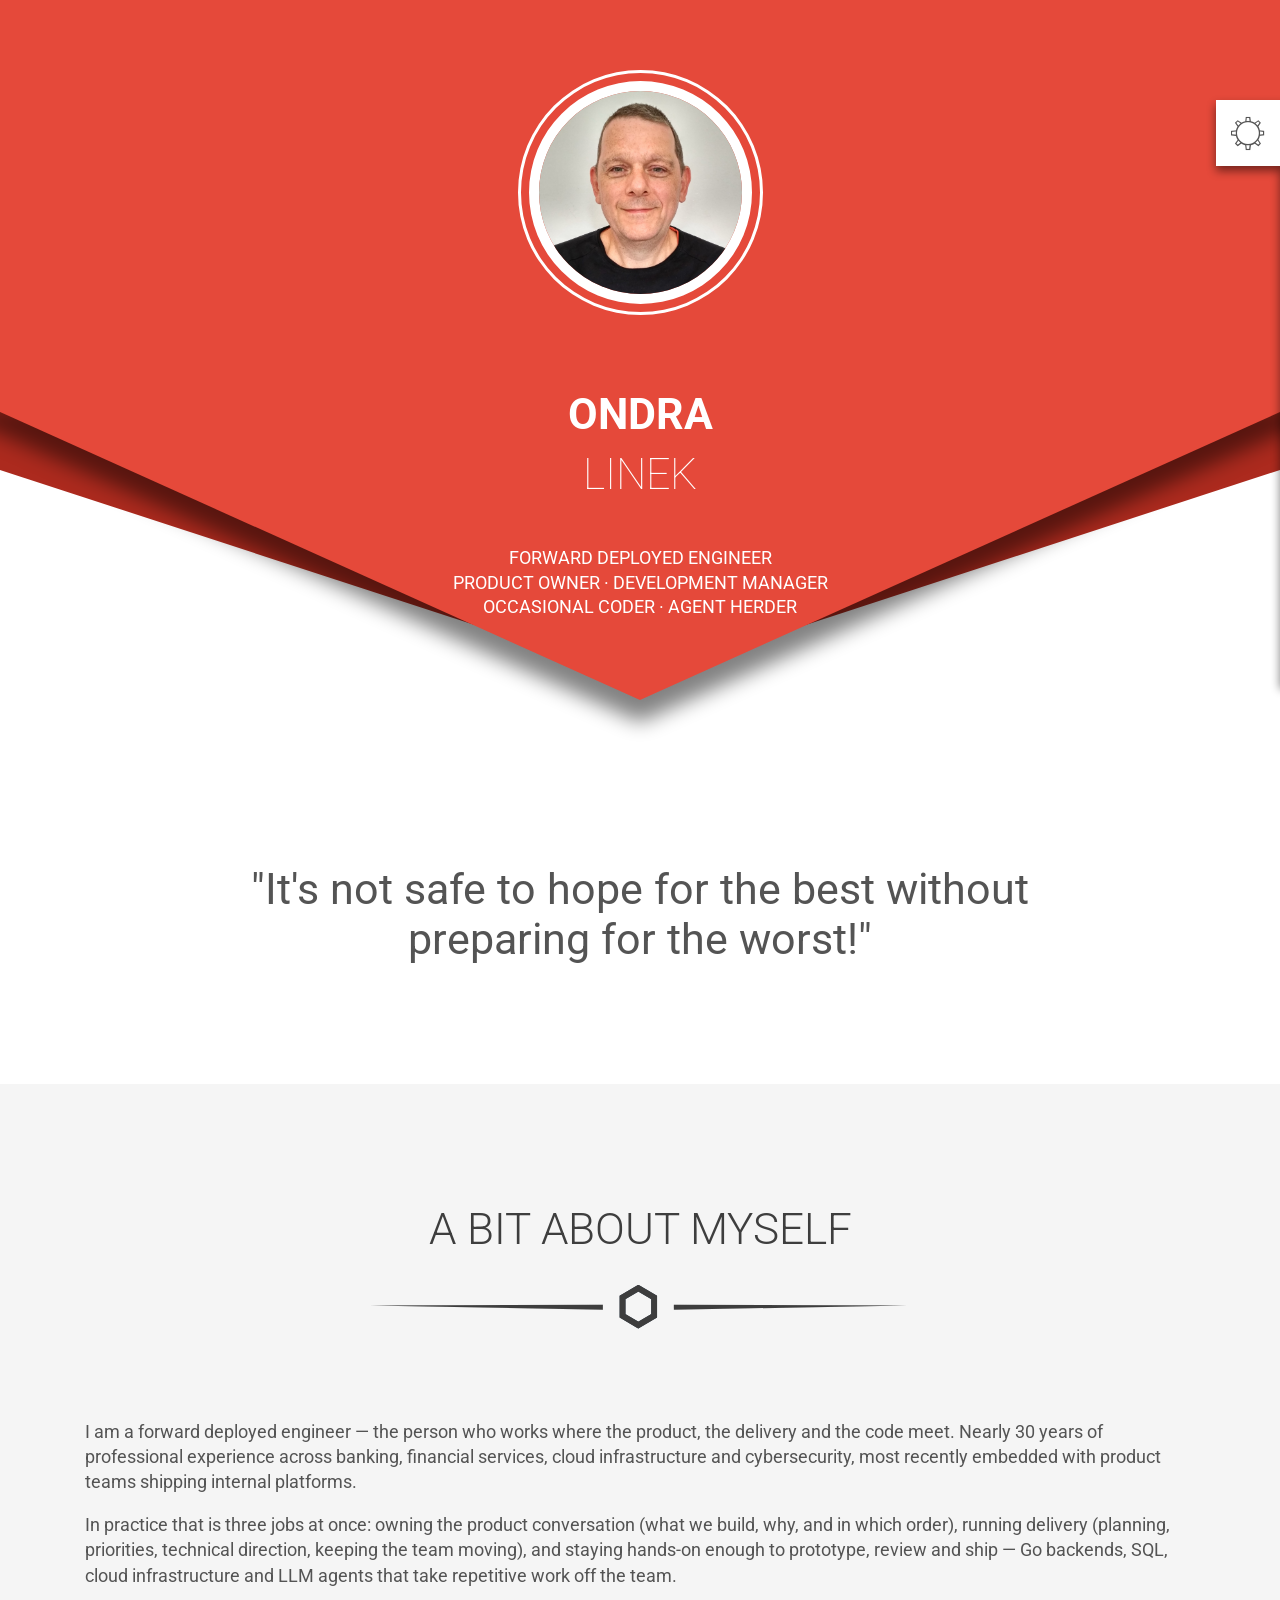
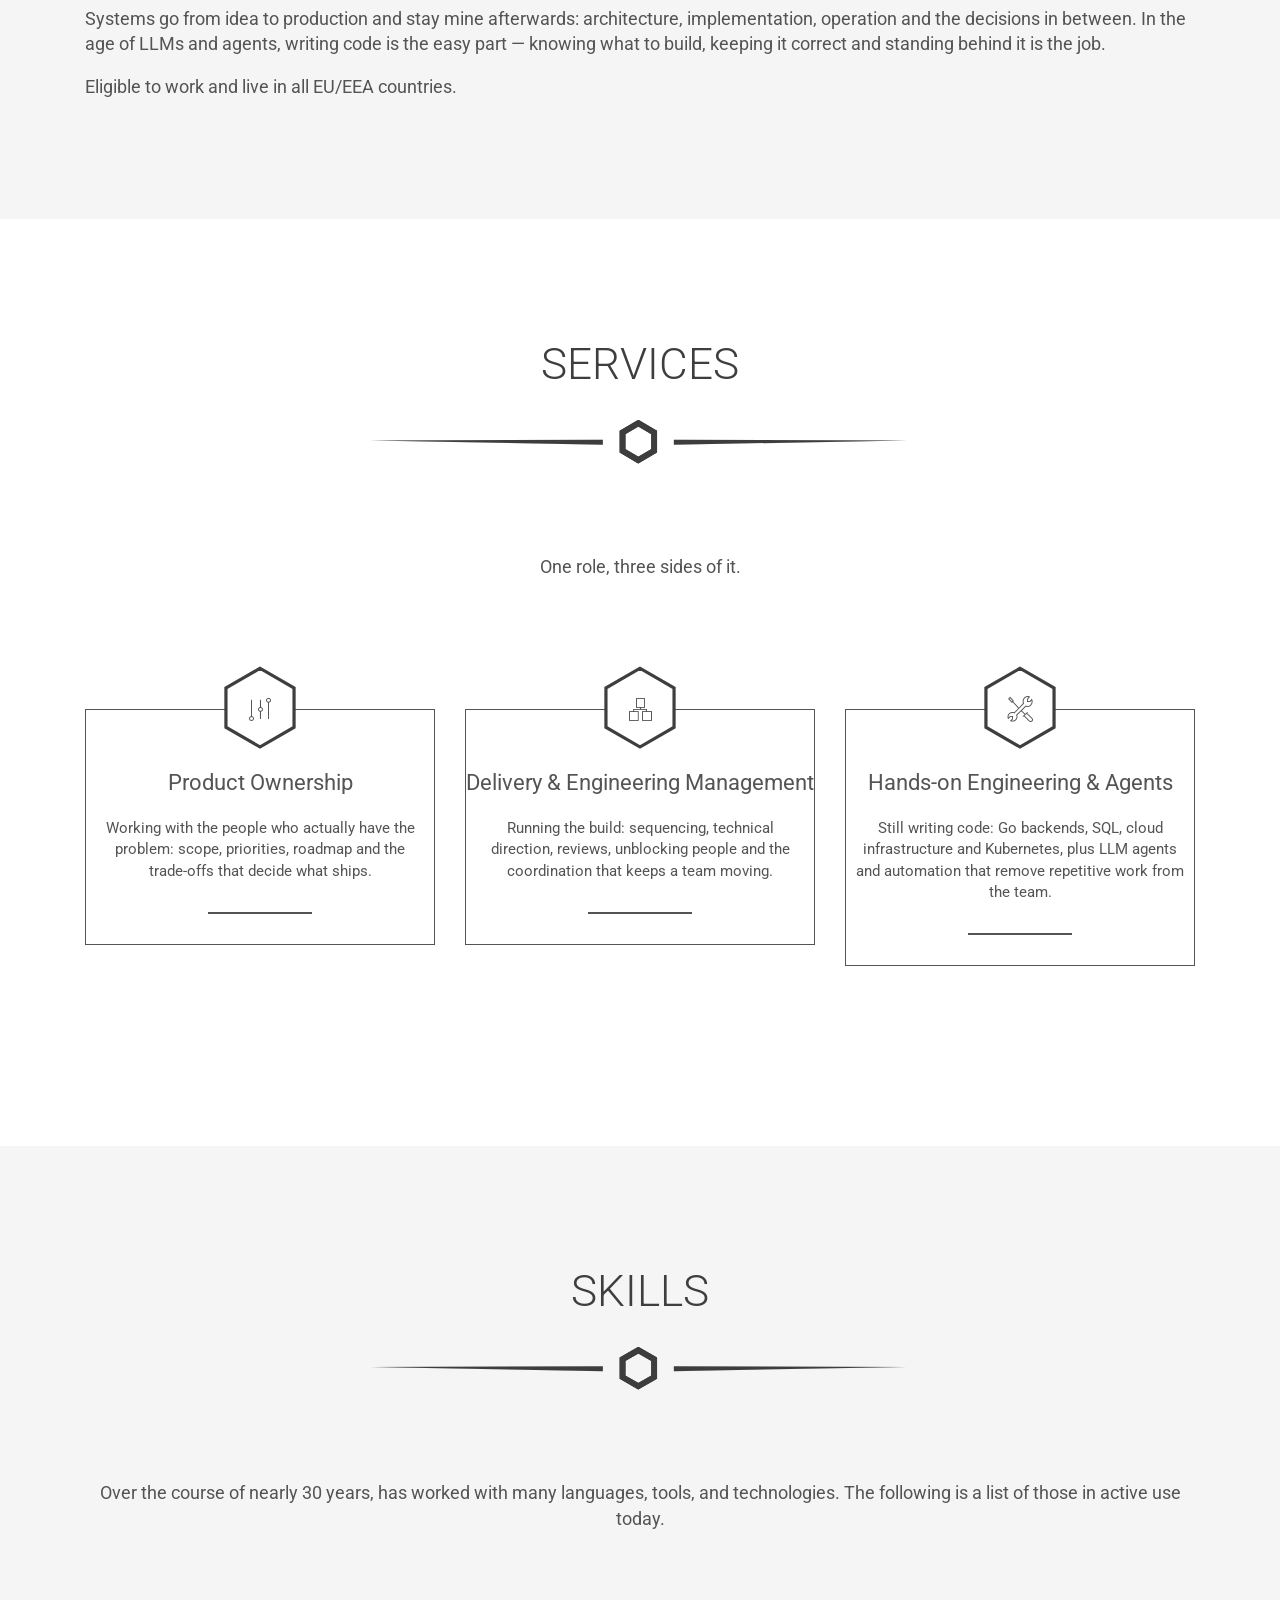
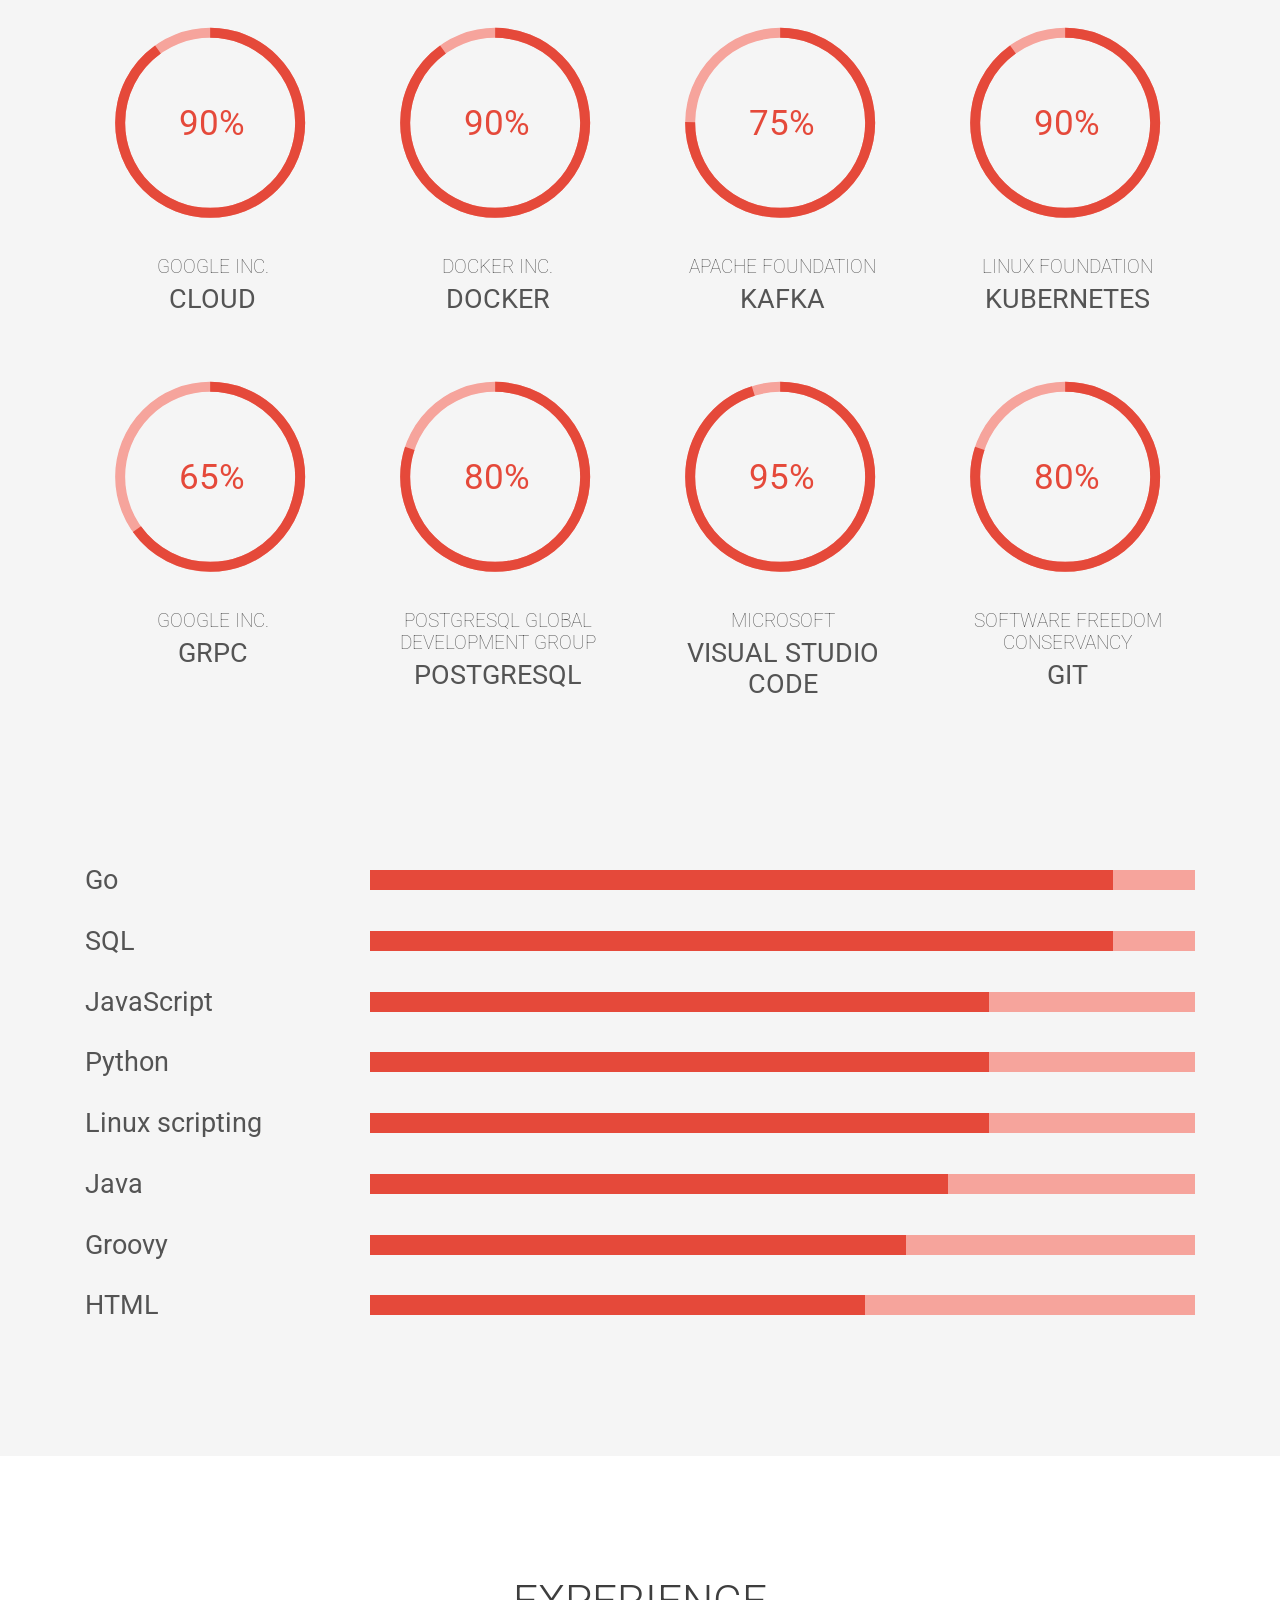
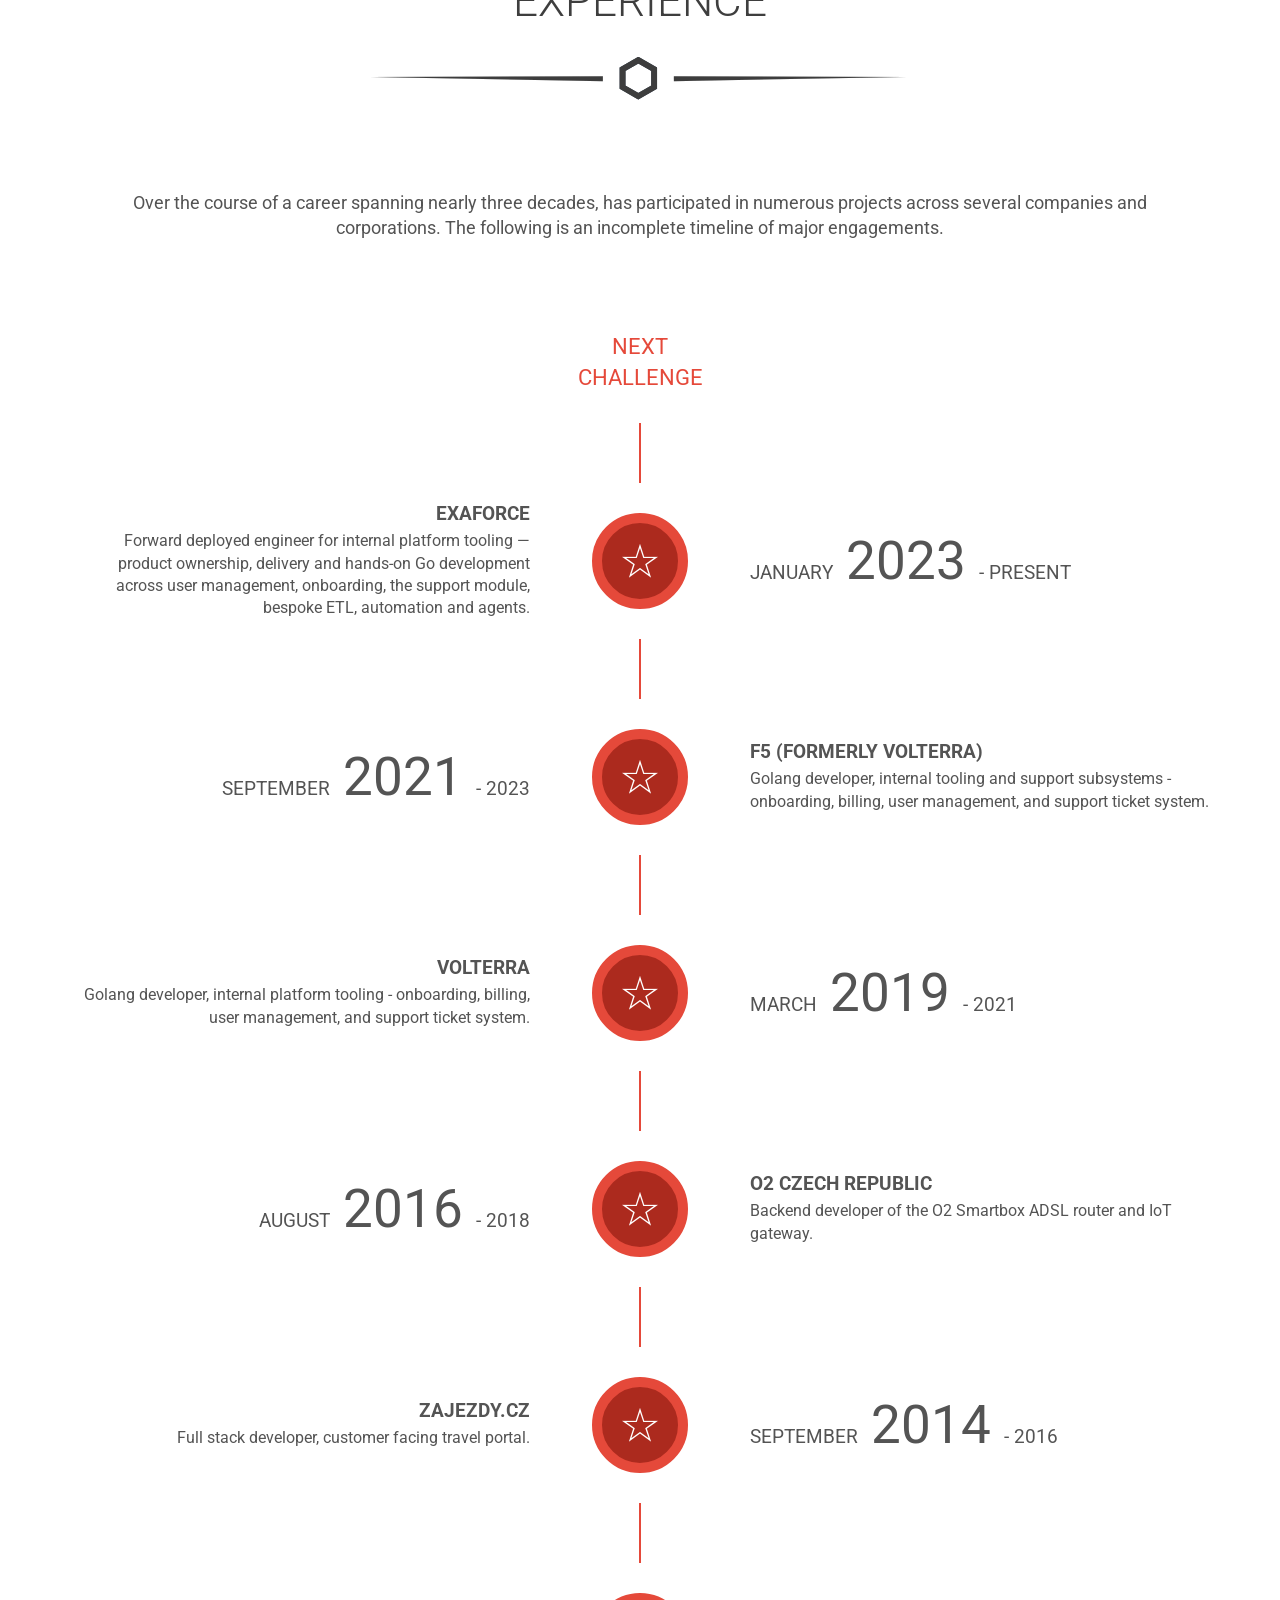
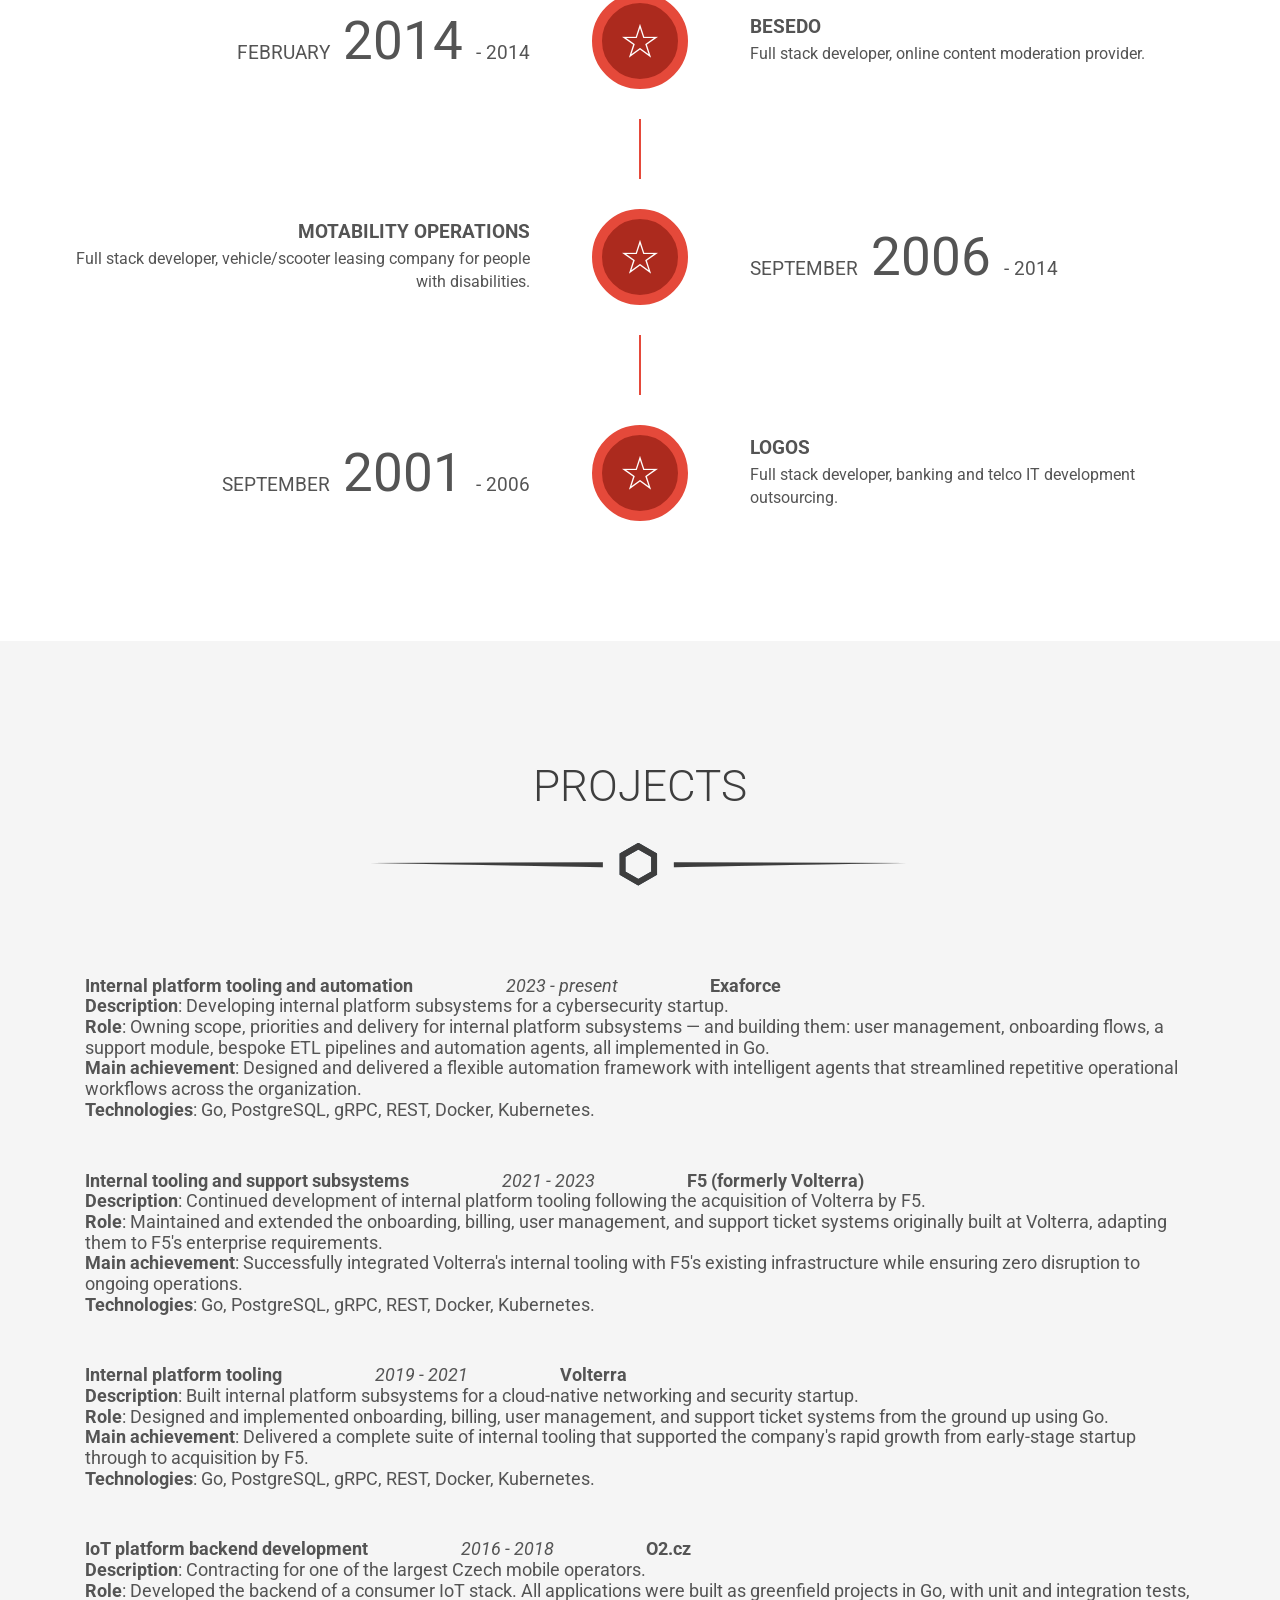
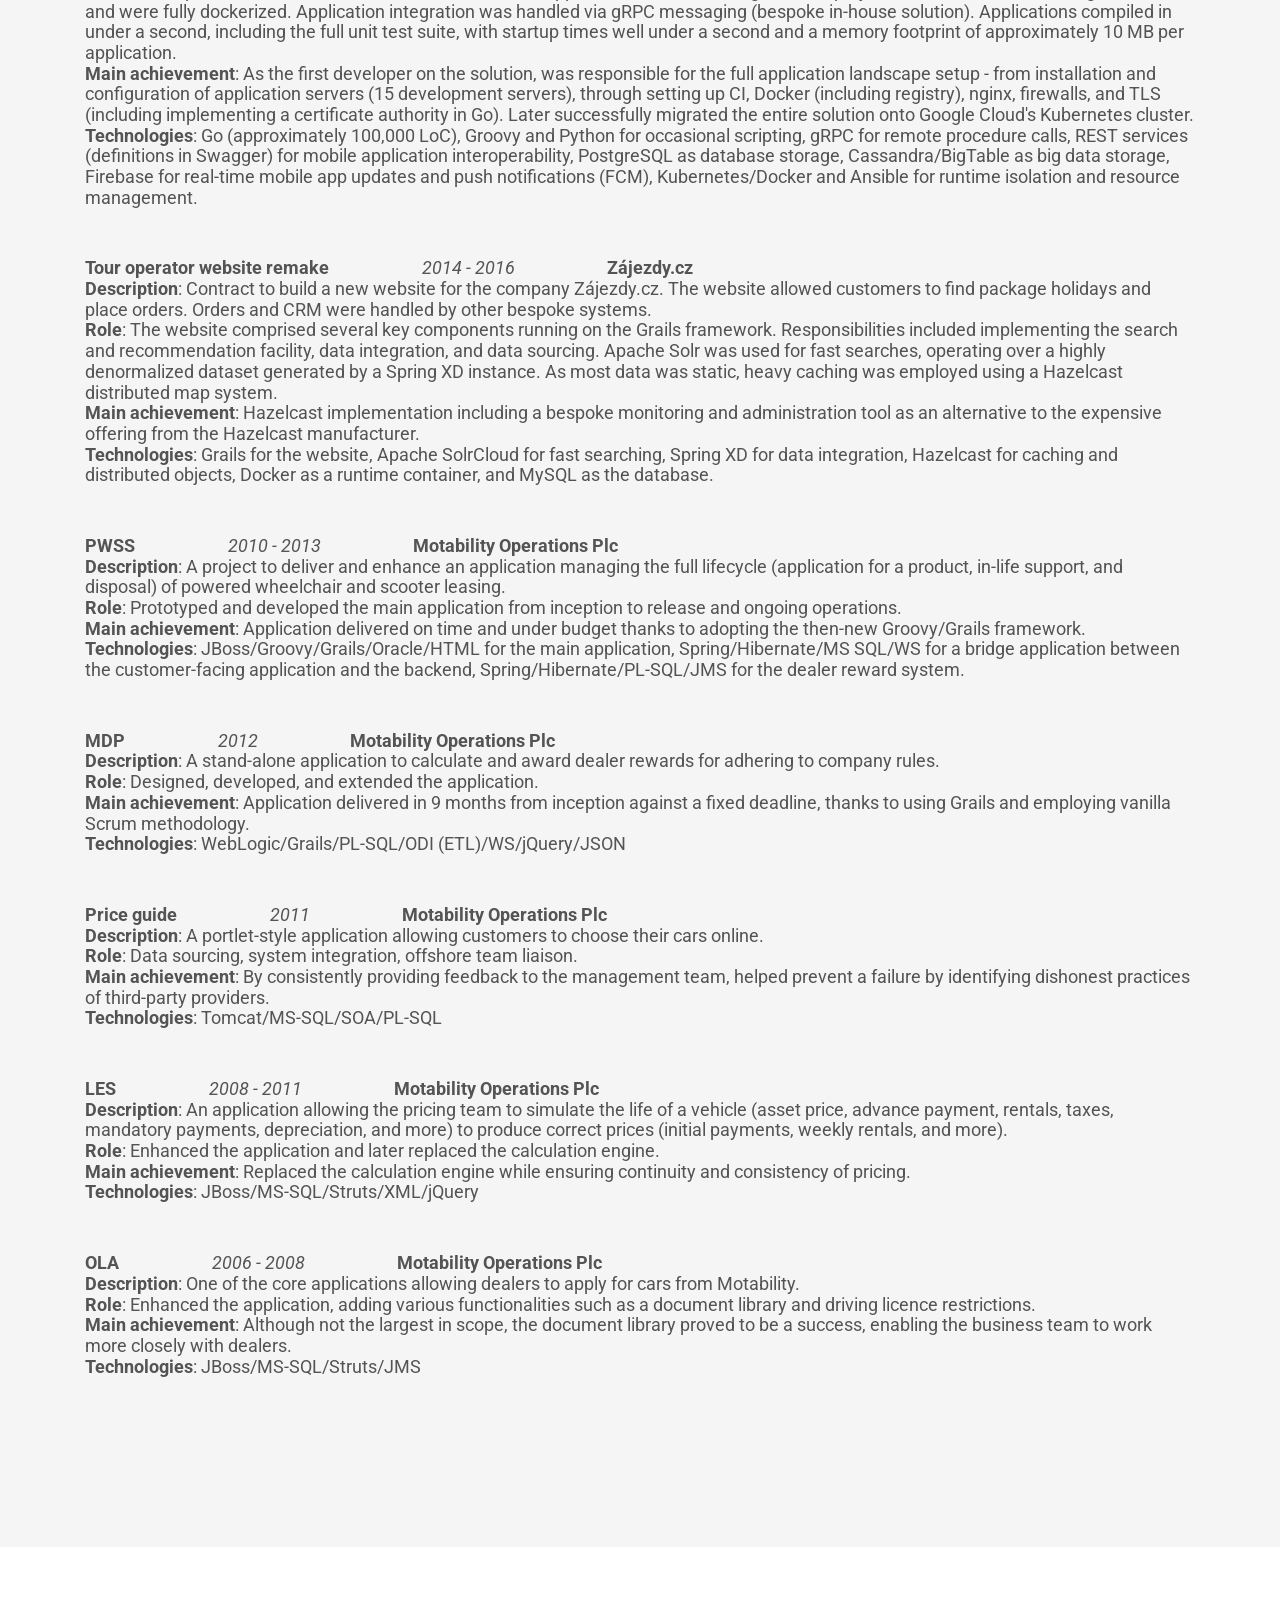
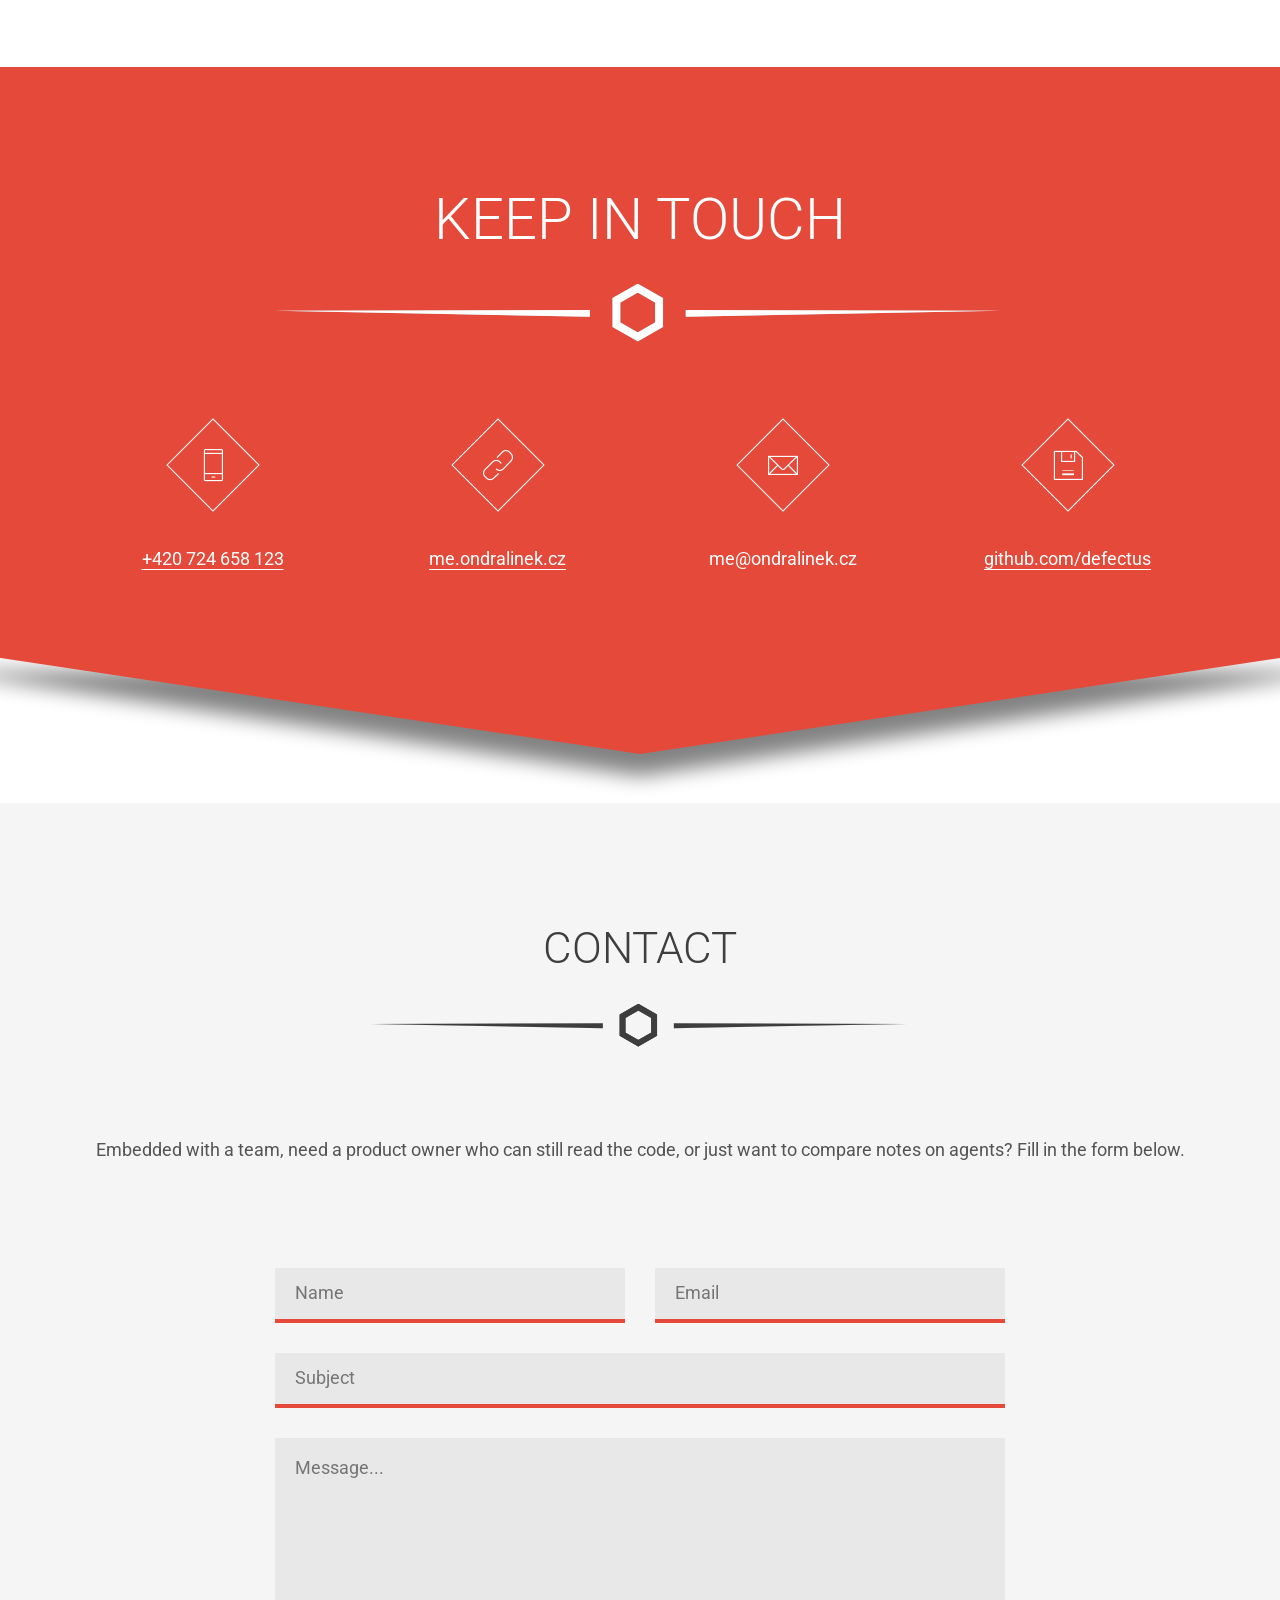
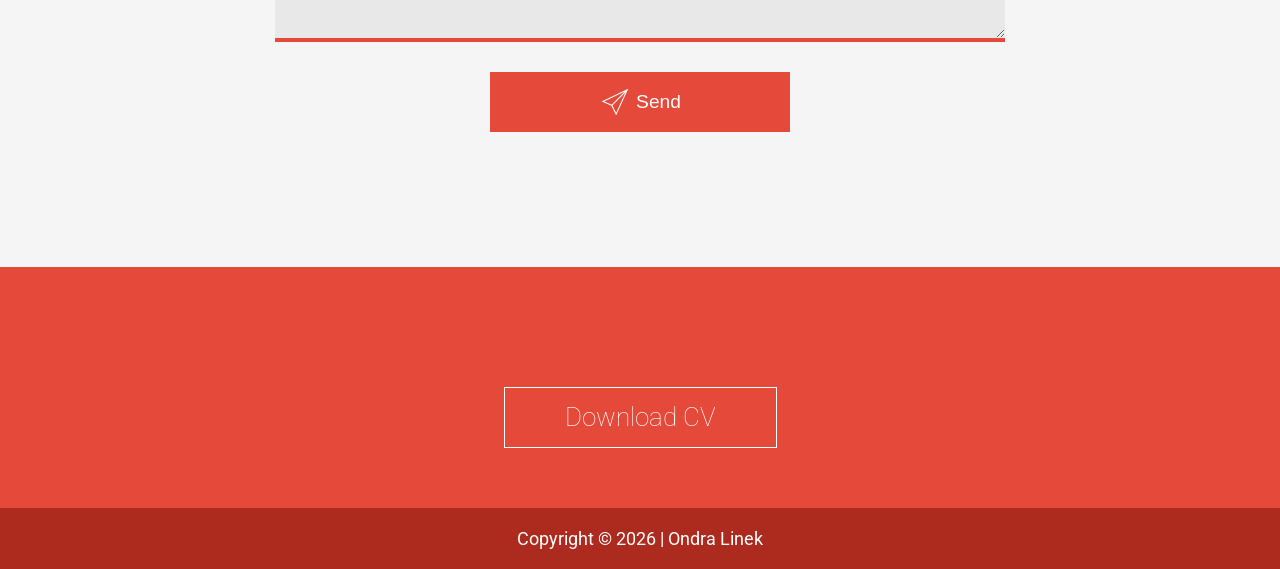
<file: index.html>
<!DOCTYPE html>
<html>

<head>
  <meta charset="utf-8" />
  <title>Ondra Linek - Forward Deployed Engineer</title>
  <meta name="description"
    content="Ondra Linek — forward deployed engineer. Product ownership, delivery management and hands-on engineering with Go, SQL, cloud and LLM agents." />
  <meta name="viewport" content="width=device-width, initial-scale=1" />
  <link rel="canonical" href="https://me.ondralinek.cz/" />
  <link rel="shortcut icon" href="images/favicon.png" title="Favicon" />

  <!-- Importing Styles -->
  <link href="https://fonts.googleapis.com/css?family=Roboto:300,400,700" rel="stylesheet">
  <link rel="stylesheet" id="theme" href="css/style.css">
  <link rel="stylesheet" href="css/site.css">
  <link rel="stylesheet" href="css/dark.css">
  <script>
    // Resolve the colour mode before the first paint: an explicit choice wins,
    // otherwise follow the operating system. Without JavaScript the page stays
    // on the light theme.
    (function () {
      var KEY = 'ondralinek-mode';
      var root = document.documentElement;

      function stored() {
        try {
          var value = window.localStorage.getItem(KEY);
          return value === 'dark' || value === 'light' ? value : null;
        } catch (error) {
          return null;
        }
      }

      var prefersDark = !!(window.matchMedia && window.matchMedia('(prefers-color-scheme: dark)').matches);
      root.setAttribute('data-theme', stored() || (prefersDark ? 'dark' : 'light'));

      if (!window.matchMedia) return;
      var query = window.matchMedia('(prefers-color-scheme: dark)');
      var follow = function (event) {
        if (stored()) return;
        root.setAttribute('data-theme', event.matches ? 'dark' : 'light');
      };
      if (query.addEventListener) query.addEventListener('change', follow);
      else if (query.addListener) query.addListener(follow);
    })();
  </script>
</head>


<body>

  <!-- Options -->
  <div class="options closed" id="options">

    <span class="pe-7s-settings pe-2x icon" id="toggle_options"></span>

    <div class="colors">
      <p class="lead text-center">Mode</p>
      <ul class="modes list-style-none">
        <li data-mode="auto">Auto</li>
        <li data-mode="light">Light</li>
        <li data-mode="dark">Dark</li>
      </ul>

      <p class="lead text-center">Colour theme</p>
      <ul class="color-pallete list-style-none">
        <li data-color="red" class="red clearfix">
          <span class="primary-light"></span>
          <span class="primary"></span>
          <span class="primary-dark"></span>
        </li>
        <li data-color="blue" class="blue clearfix">
          <span class="primary-light"></span>
          <span class="primary"></span>
          <span class="primary-dark"></span>
        </li>
        <li data-color="green" class="green clearfix">
          <span class="primary-light"></span>
          <span class="primary"></span>
          <span class="primary-dark"></span>
        </li>
        <li data-color="purple" class="purple clearfix">
          <span class="primary-light"></span>
          <span class="primary"></span>
          <span class="primary-dark"></span>
        </li>
      </ul>
    </div>

  </div>


  <!-- Site Header -->
  <header class="site-header">
    <div class="container-wrapper">
      <div class="container">
        <div class="row">
          <div class="col-md-4 push-md-4">

            <div class="avatar">
              <div class="image-wrapper">
                <img src="images/me-scaled.jpeg" alt="Ondra Linek">
              </div>
            </div>

            <div class="info-wrapper">
              <div class="info text-center text-upper">
                <p class="lead name">Ondra</p>
                <p class="lead surname">Linek</p>
              </div>

              <ul class="jobs list-style-none text-center text-upper">

                <li>Forward Deployed Engineer</li>

                <li>Product Owner · Development Manager</li>

                <li>Occasional Coder · Agent Herder</li>

              </ul>
            </div>

          </div>
        </div>
      </div>
    </div>
  </header>


  <!-- Section Quote -->
  <section class="section-quote section">
    <div class="container">
      <div class="row text-center">
        <div class="col-md-10 push-md-1">
          <blockquote class="lead">
            "It's not safe to hope for the best without preparing for the worst!"
          </blockquote>
        </div>
      </div>
    </div>
  </section>


  <!-- Section About -->
  <section class="section-about section">

    <div class="section-header-wrapper">
      <div class="container">
        <div class="row">
          <div class="col-md-6 push-md-3">

            <header class="section-header text-center">
              <h2 class="section-title text-upper">A bit about myself</h2>
            </header>

          </div>
        </div>
      </div>
    </div>

    <div class="container">
      <div class="row section-description">
        <div class="col-md-12">
          <p>I am a forward deployed engineer — the person who works where the product, the delivery and the code meet.
            Nearly 30 years of professional experience across banking, financial services, cloud infrastructure and
            cybersecurity, most recently embedded with product teams shipping internal platforms.</p>
          <p>In practice that is three jobs at once: owning the product conversation (what we build, why, and in which
            order), running delivery (planning, priorities, technical direction, keeping the team moving), and staying
            hands-on enough to prototype, review and ship — Go backends, SQL, cloud infrastructure and LLM agents that
            take repetitive work off the team.</p>
          <p>Systems go from idea to production and stay mine afterwards: architecture, implementation, operation and
            the decisions in between. In the age of LLMs and agents, writing code is the easy part — knowing what to
            build, keeping it correct and standing behind it is the job.</p>
          <p>Eligible to work and live in all EU/EEA countries.</p>
        </div>
      </div>
    </div>

  </section>


  <!-- Section Services -->
  <section class="section-services section section-focus">

    <div class="section-header-wrapper">
      <div class="container">
        <div class="row">
          <div class="col-md-6 push-md-3">

            <header class="section-header text-center">
              <h2 class="section-title text-upper">Services</h2>
            </header>

          </div>
        </div>
      </div>
    </div>

    <div class="container">
      <div class="row section-description">
        <div class="col-md-12 text-center">
          <p>One role, three sides of it.</p>
        </div>
      </div>
    </div>

    <div class="container">
      <div class="row services">

        <div class="col-lg-4 col-md-6">
          <div class="service-box text-center">
            <span class="icon-box">
              <span class="pe-7s-edit"></span>
              <svg version="1.1" id="Layer_1" xmlns="http://www.w3.org/2000/svg" xmlns:xlink="http://www.w3.org/1999/xlink"
                x="0px" y="0px" viewBox="0 -10 300 320" xml:space="preserve">
                <g>
                  <polygon points="22.3,223.7 22.3,76.3 150,2.5 277.7,76.3 277.7,223.7 150,297.5 	" />
                  <path d="M150,4.8l125.7,72.6v145.2L150,295.2L24.3,222.6V77.4L150,4.8 M150,0.2L20.3,75.1v149.8L150,299.8l129.7-74.9V75.1L150,0.2
              		L150,0.2z" />
                </g>
              </svg>
            </span>
            <h3>Product Ownership</h3>
            <p>Working with the people who actually have the problem: scope, priorities, roadmap and the trade-offs
              that decide what ships.</p>
            <hr class="underline">
          </div>
        </div>

        <div class="col-lg-4 col-md-6">
          <div class="service-box text-center">
            <span class="icon-box">
              <span class="pe-7s-network"></span>
              <svg version="1.1" id="Layer_1" xmlns="http://www.w3.org/2000/svg" xmlns:xlink="http://www.w3.org/1999/xlink"
                x="0px" y="0px" viewBox="0 -10 300 320" xml:space="preserve">
                <g>
                  <polygon points="22.3,223.7 22.3,76.3 150,2.5 277.7,76.3 277.7,223.7 150,297.5 	" />
                  <path d="M150,4.8l125.7,72.6v145.2L150,295.2L24.3,222.6V77.4L150,4.8 M150,0.2L20.3,75.1v149.8L150,299.8l129.7-74.9V75.1L150,0.2
              		L150,0.2z" />
                </g>
              </svg>
            </span>
            <h3>Delivery &amp; Engineering Management</h3>
            <p>Running the build: sequencing, technical direction, reviews, unblocking people and the coordination
              that keeps a team moving.</p>
            <hr class="underline">
          </div>
        </div>

        <div class="col-lg-4 col-md-6">
          <div class="service-box text-center">
            <span class="icon-box">
              <span class="pe-7s-tools"></span>
              <svg version="1.1" id="Layer_1" xmlns="http://www.w3.org/2000/svg" xmlns:xlink="http://www.w3.org/1999/xlink"
                x="0px" y="0px" viewBox="0 -10 300 320" xml:space="preserve">
                <g>
                  <polygon points="22.3,223.7 22.3,76.3 150,2.5 277.7,76.3 277.7,223.7 150,297.5 	" />
                  <path d="M150,4.8l125.7,72.6v145.2L150,295.2L24.3,222.6V77.4L150,4.8 M150,0.2L20.3,75.1v149.8L150,299.8l129.7-74.9V75.1L150,0.2
              		L150,0.2z" />
                </g>
              </svg>
            </span>
            <h3>Hands-on Engineering &amp; Agents</h3>
            <p>Still writing code: Go backends, SQL, cloud infrastructure and Kubernetes, plus LLM agents and
              automation that remove repetitive work from the team.</p>
            <hr class="underline">
          </div>
        </div>

      </div>
    </div>

  </section>


  <!-- Skills Services -->
  <section class="section-skills section section-focus">

    <div class="section-header-wrapper">
      <div class="container">
        <div class="row">
          <div class="col-md-6 push-md-3">

            <header class="section-header text-center">
              <h2 class="section-title text-upper">Skills</h2>
            </header>

          </div>
        </div>
      </div>
    </div>

    <div class="container">
      <div class="row section-description">
        <div class="col-md-12 text-center">
          <p>Over the course of nearly 30 years, has worked with many languages, tools, and technologies. The following
            is a list of those in active use today.</p>
        </div>
      </div>
    </div>

    <div class="container apps">
      <div class="row">

        <div class="col-lg-3 col-md-6 text-center">

          <div class="progress-donut">
            <span class="circle" data-pct="90">
              <span class="percent">90%</span>
              <svg id="svg" width="200" height="200" viewPort="0 0 100 100" version="1.1" xmlns="http://www.w3.org/2000/svg">
                <circle class="back" r="90" cx="100" cy="100" fill="transparent" stroke-dasharray="565.48"
                  stroke-dashoffset="0"></circle>
                <circle class="front" id="bar" r="90" cx="100" cy="100" fill="transparent" stroke-dasharray="565.48"></circle>
              </svg>
            </span>

            <div class="donut-chart chart">
              <div class="slice one"></div>
              <div class="slice two"></div>
              <div class="chart-center">
                <span></span>
              </div>
            </div>
            <span class="company">Google Inc.</span>
            <span class="name">Cloud</span>
          </div>

        </div>

        <div class="col-lg-3 col-md-6 text-center">

          <div class="progress-donut">
            <span class="circle" data-pct="90">
              <span class="percent">90%</span>
              <svg id="svg" width="200" height="200" viewPort="0 0 100 100" version="1.1" xmlns="http://www.w3.org/2000/svg">
                <circle class="back" r="90" cx="100" cy="100" fill="transparent" stroke-dasharray="565.48"
                  stroke-dashoffset="0"></circle>
                <circle class="front" id="bar" r="90" cx="100" cy="100" fill="transparent" stroke-dasharray="565.48"></circle>
              </svg>
            </span>

            <div class="donut-chart chart">
              <div class="slice one"></div>
              <div class="slice two"></div>
              <div class="chart-center">
                <span></span>
              </div>
            </div>
            <span class="company">Docker Inc.</span>
            <span class="name">Docker</span>
          </div>

        </div>

        <div class="col-lg-3 col-md-6 text-center">

          <div class="progress-donut">
            <span class="circle" data-pct="75">
              <span class="percent">75%</span>
              <svg id="svg" width="200" height="200" viewPort="0 0 100 100" version="1.1" xmlns="http://www.w3.org/2000/svg">
                <circle class="back" r="90" cx="100" cy="100" fill="transparent" stroke-dasharray="565.48"
                  stroke-dashoffset="0"></circle>
                <circle class="front" id="bar" r="90" cx="100" cy="100" fill="transparent" stroke-dasharray="565.48"></circle>
              </svg>
            </span>

            <div class="donut-chart chart">
              <div class="slice one"></div>
              <div class="slice two"></div>
              <div class="chart-center">
                <span></span>
              </div>
            </div>
            <span class="company">Apache Foundation</span>
            <span class="name">Kafka</span>
          </div>

        </div>

        <div class="col-lg-3 col-md-6 text-center">

          <div class="progress-donut">
            <span class="circle" data-pct="90">
              <span class="percent">90%</span>
              <svg id="svg" width="200" height="200" viewPort="0 0 100 100" version="1.1" xmlns="http://www.w3.org/2000/svg">
                <circle class="back" r="90" cx="100" cy="100" fill="transparent" stroke-dasharray="565.48"
                  stroke-dashoffset="0"></circle>
                <circle class="front" id="bar" r="90" cx="100" cy="100" fill="transparent" stroke-dasharray="565.48"></circle>
              </svg>
            </span>

            <div class="donut-chart chart">
              <div class="slice one"></div>
              <div class="slice two"></div>
              <div class="chart-center">
                <span></span>
              </div>
            </div>
            <span class="company">Linux Foundation</span>
            <span class="name">Kubernetes</span>
          </div>

        </div>

        <div class="col-lg-3 col-md-6 text-center">

          <div class="progress-donut">
            <span class="circle" data-pct="65">
              <span class="percent">65%</span>
              <svg id="svg" width="200" height="200" viewPort="0 0 100 100" version="1.1" xmlns="http://www.w3.org/2000/svg">
                <circle class="back" r="90" cx="100" cy="100" fill="transparent" stroke-dasharray="565.48"
                  stroke-dashoffset="0"></circle>
                <circle class="front" id="bar" r="90" cx="100" cy="100" fill="transparent" stroke-dasharray="565.48"></circle>
              </svg>
            </span>

            <div class="donut-chart chart">
              <div class="slice one"></div>
              <div class="slice two"></div>
              <div class="chart-center">
                <span></span>
              </div>
            </div>
            <span class="company">Google Inc.</span>
            <span class="name">gRPC</span>
          </div>

        </div>

        <div class="col-lg-3 col-md-6 text-center">

          <div class="progress-donut">
            <span class="circle" data-pct="80">
              <span class="percent">80%</span>
              <svg id="svg" width="200" height="200" viewPort="0 0 100 100" version="1.1" xmlns="http://www.w3.org/2000/svg">
                <circle class="back" r="90" cx="100" cy="100" fill="transparent" stroke-dasharray="565.48"
                  stroke-dashoffset="0"></circle>
                <circle class="front" id="bar" r="90" cx="100" cy="100" fill="transparent" stroke-dasharray="565.48"></circle>
              </svg>
            </span>

            <div class="donut-chart chart">
              <div class="slice one"></div>
              <div class="slice two"></div>
              <div class="chart-center">
                <span></span>
              </div>
            </div>
            <span class="company">PostgreSQL Global Development Group</span>
            <span class="name">PostgreSQL</span>
          </div>

        </div>

        <div class="col-lg-3 col-md-6 text-center">

          <div class="progress-donut">
            <span class="circle" data-pct="95">
              <span class="percent">95%</span>
              <svg id="svg" width="200" height="200" viewPort="0 0 100 100" version="1.1" xmlns="http://www.w3.org/2000/svg">
                <circle class="back" r="90" cx="100" cy="100" fill="transparent" stroke-dasharray="565.48"
                  stroke-dashoffset="0"></circle>
                <circle class="front" id="bar" r="90" cx="100" cy="100" fill="transparent" stroke-dasharray="565.48"></circle>
              </svg>
            </span>

            <div class="donut-chart chart">
              <div class="slice one"></div>
              <div class="slice two"></div>
              <div class="chart-center">
                <span></span>
              </div>
            </div>
            <span class="company">Microsoft</span>
            <span class="name">Visual Studio Code</span>
          </div>

        </div>

        <div class="col-lg-3 col-md-6 text-center">

          <div class="progress-donut">
            <span class="circle" data-pct="80">
              <span class="percent">80%</span>
              <svg id="svg" width="200" height="200" viewPort="0 0 100 100" version="1.1" xmlns="http://www.w3.org/2000/svg">
                <circle class="back" r="90" cx="100" cy="100" fill="transparent" stroke-dasharray="565.48"
                  stroke-dashoffset="0"></circle>
                <circle class="front" id="bar" r="90" cx="100" cy="100" fill="transparent" stroke-dasharray="565.48"></circle>
              </svg>
            </span>

            <div class="donut-chart chart">
              <div class="slice one"></div>
              <div class="slice two"></div>
              <div class="chart-center">
                <span></span>
              </div>
            </div>
            <span class="company">Software Freedom Conservancy</span>
            <span class="name">Git</span>
          </div>

        </div>

      </div>
    </div>

    <div class="container languages">


      <div class="row progress-bar">
        <div class="col-lg-3">Go</div>
        <div class="col-lg-9">
          <span class="bar">
            <span class="bar-percent" style="width: 90%"></span>
          </span>
        </div>
      </div>



      <div class="row progress-bar">
        <div class="col-lg-3">SQL</div>
        <div class="col-lg-9">
          <span class="bar">
            <span class="bar-percent" style="width: 90%"></span>
          </span>
        </div>
      </div>



      <div class="row progress-bar">
        <div class="col-lg-3">JavaScript</div>
        <div class="col-lg-9">
          <span class="bar">
            <span class="bar-percent" style="width: 75%"></span>
          </span>
        </div>
      </div>



      <div class="row progress-bar">
        <div class="col-lg-3">Python</div>
        <div class="col-lg-9">
          <span class="bar">
            <span class="bar-percent" style="width: 75%"></span>
          </span>
        </div>
      </div>



      <div class="row progress-bar">
        <div class="col-lg-3">Linux scripting</div>
        <div class="col-lg-9">
          <span class="bar">
            <span class="bar-percent" style="width: 75%"></span>
          </span>
        </div>
      </div>



      <div class="row progress-bar">
        <div class="col-lg-3">Java</div>
        <div class="col-lg-9">
          <span class="bar">
            <span class="bar-percent" style="width: 70%"></span>
          </span>
        </div>
      </div>



      <div class="row progress-bar">
        <div class="col-lg-3">Groovy</div>
        <div class="col-lg-9">
          <span class="bar">
            <span class="bar-percent" style="width: 65%"></span>
          </span>
        </div>
      </div>



      <div class="row progress-bar">
        <div class="col-lg-3">HTML</div>
        <div class="col-lg-9">
          <span class="bar">
            <span class="bar-percent" style="width: 60%"></span>
          </span>
        </div>
      </div>


    </div>

  </section>



  <!-- Section Experience -->
  <section class="section-experience section section-focus">

    <div class="section-header-wrapper">
      <div class="container">
        <div class="row">
          <div class="col-md-6 push-md-3">

            <header class="section-header text-center">
              <h2 class="section-title text-upper">Experience</h2>
            </header>

          </div>
        </div>
      </div>
    </div>

    <div class="container">
      <div class="row section-description">
        <div class="col-md-12 text-center">
          <p>Over the course of a career spanning nearly three decades, has participated in numerous projects across
            several companies and corporations. The following is an incomplete timeline of major engagements.</p>
        </div>
      </div>
    </div>

    <div class="container">

      <div class="row node-box">
        <div class="col-lg-12 text-center">
          <span class="text">Next<br />Challenge</span>
        </div>
      </div>

      <div class="row node-box">
        <div class="col-lg-5">
          <span class="time">
            <span class="year"><small>January</small> 2023 <small>- present</small></span>
          </span>
        </div>
        <div class="col-lg-2">
          <div class="node">
            <div class="circle">
              <span class="pe-7s-star"></span>
            </div>
          </div>
        </div>
        <div class="col-lg-5">
          <div class="info">
            <span class="title">Exaforce</span>
            <p class="description">Forward deployed engineer for internal platform tooling — product ownership, delivery
              and hands-on Go development across user management, onboarding, the support module, bespoke ETL,
              automation and agents.</p>
          </div>
        </div>
      </div>

      <div class="row node-box">
        <div class="col-lg-5">
          <span class="time">
            <span class="year"><small>September</small> 2021 <small>- 2023</small></span>
          </span>
        </div>
        <div class="col-lg-2">
          <div class="node">
            <div class="circle">
              <span class="pe-7s-star"></span>
            </div>
          </div>
        </div>
        <div class="col-lg-5">
          <div class="info">
            <span class="title">F5 (formerly Volterra)</span>
            <p class="description">Golang developer, internal tooling and support subsystems - onboarding, billing, user management, and support ticket system.</p>
          </div>
        </div>
      </div>

      <div class="row node-box">
        <div class="col-lg-5">
          <span class="time">
            <span class="year"><small>March</small> 2019 <small>- 2021</small></span>
          </span>
        </div>
        <div class="col-lg-2">
          <div class="node">
            <div class="circle">
              <span class="pe-7s-star"></span>
            </div>
          </div>
        </div>
        <div class="col-lg-5">
          <div class="info">
            <span class="title">Volterra</span>
            <p class="description">Golang developer, internal platform tooling - onboarding, billing, user management, and support ticket system.</p>
          </div>
        </div>
      </div>

      <div class="row node-box">
        <div class="col-lg-5">
          <span class="time">
            <span class="year"><small>August</small> 2016 <small>- 2018</small></span>
          </span>
        </div>
        <div class="col-lg-2">
          <div class="node">
            <div class="circle">
              <span class="pe-7s-star"></span>
            </div>
          </div>
        </div>
        <div class="col-lg-5">
          <div class="info">
            <span class="title">O2 Czech Republic</span>
            <p class="description">Backend developer of the O2 Smartbox ADSL router and IoT gateway.</p>
          </div>
        </div>
      </div>

      <div class="row node-box">
        <div class="col-lg-5">
          <span class="time">
            <span class="year"><small>September</small> 2014 <small>- 2016</small></span>
          </span>
        </div>
        <div class="col-lg-2">
          <div class="node">
            <div class="circle">
              <span class="pe-7s-star"></span>
            </div>
          </div>
        </div>
        <div class="col-lg-5">
          <div class="info">
            <span class="title">Zajezdy.cz</span>
            <p class="description">Full stack developer, customer facing travel portal.</p>
          </div>
        </div>
      </div>

      <div class="row node-box">
        <div class="col-lg-5">
          <span class="time">
            <span class="year"><small>February</small> 2014 <small>- 2014</small></span>
          </span>
        </div>
        <div class="col-lg-2">
          <div class="node">
            <div class="circle">
              <span class="pe-7s-star"></span>
            </div>
          </div>
        </div>
        <div class="col-lg-5">
          <div class="info">
            <span class="title">Besedo</span>
            <p class="description">Full stack developer, online content moderation provider.</p>
          </div>
        </div>
      </div>

      <div class="row node-box">
        <div class="col-lg-5">
          <span class="time">
            <span class="year"><small>September</small> 2006 <small>- 2014</small></span>
          </span>
        </div>
        <div class="col-lg-2">
          <div class="node">
            <div class="circle">
              <span class="pe-7s-star"></span>
            </div>
          </div>
        </div>
        <div class="col-lg-5">
          <div class="info">
            <span class="title">Motability Operations</span>
            <p class="description">Full stack developer, vehicle/scooter leasing company for people with disabilities.</p>
          </div>
        </div>
      </div>

      <div class="row node-box">
        <div class="col-lg-5">
          <span class="time">
            <span class="year"><small>September</small> 2001 <small>- 2006</small></span>
          </span>
        </div>
        <div class="col-lg-2">
          <div class="node">
            <div class="circle">
              <span class="pe-7s-star"></span>
            </div>
          </div>
        </div>
        <div class="col-lg-5">
          <div class="info">
            <span class="title">Logos</span>
            <p class="description">Full stack developer, banking and telco IT development outsourcing.</p>
          </div>
        </div>
      </div>

    </div>

  </section>


  <!-- Section Projects -->
  <section class="section-projects section section-focus">

    <div class="section-header-wrapper">
      <div class="container">
        <div class="row">
          <div class="col-md-6 push-md-3">

            <header class="section-header text-center">
              <h2 class="section-title text-upper">Projects</h2>
            </header>

          </div>
        </div>
      </div>
    </div>

    <div class="container">

      <div class="row section-description">
        <div class="col-md-12">
          <section style="margin-bottom: 50px"><b>Internal platform tooling and automation</b><i class="offset-1">2023 - present</i><b
              class="offset-1">Exaforce</b><br />

            <b>Description</b>: Developing internal platform subsystems for a cybersecurity startup.<br />
            <b>Role</b>: Owning scope, priorities and delivery for internal platform subsystems — and building them:
            user management, onboarding flows, a support module, bespoke ETL pipelines and automation agents, all
            implemented in Go.<br />
            <b>Main achievement</b>: Designed and delivered a flexible automation framework with intelligent agents
            that streamlined repetitive operational workflows across the organization.<br />
            <b>Technologies</b>: Go, PostgreSQL, gRPC, REST, Docker, Kubernetes.
          </section>
          <section style="margin-bottom: 50px"><b>Internal tooling and support subsystems</b><i class="offset-1">2021 - 2023</i><b
              class="offset-1">F5 (formerly Volterra)</b><br />

            <b>Description</b>: Continued development of internal platform tooling following the acquisition of
            Volterra by F5.<br />
            <b>Role</b>: Maintained and extended the onboarding, billing, user management, and support ticket
            systems originally built at Volterra, adapting them to F5's enterprise requirements.<br />
            <b>Main achievement</b>: Successfully integrated Volterra's internal tooling with F5's existing
            infrastructure while ensuring zero disruption to ongoing operations.<br />
            <b>Technologies</b>: Go, PostgreSQL, gRPC, REST, Docker, Kubernetes.
          </section>
          <section style="margin-bottom: 50px"><b>Internal platform tooling</b><i class="offset-1">2019 - 2021</i><b
              class="offset-1">Volterra</b><br />

            <b>Description</b>: Built internal platform subsystems for a cloud-native networking and security startup.<br />
            <b>Role</b>: Designed and implemented onboarding, billing, user management, and support ticket systems
            from the ground up using Go.<br />
            <b>Main achievement</b>: Delivered a complete suite of internal tooling that supported the company's
            rapid growth from early-stage startup through to acquisition by F5.<br />
            <b>Technologies</b>: Go, PostgreSQL, gRPC, REST, Docker, Kubernetes.
          </section>
          <section style="margin-bottom: 50px"><b>IoT platform backend development</b><i class="offset-1">2016 - 2018</i><b
              class="offset-1">O2.cz</b><br />

            <b>Description</b>: Contracting for one of the largest Czech mobile operators.<br />
            <b>Role</b>: Developed the backend of a consumer IoT stack. All applications were built as greenfield
            projects in Go, with unit and integration tests, and were fully dockerized. Application integration was
            handled via gRPC messaging (bespoke in-house solution). Applications compiled in under a second,
            including the full unit test suite, with startup times well under a second and a memory footprint of
            approximately 10 MB per application.<br />
            <b>Main achievement</b>: As the first developer on the solution, was responsible for the full application
            landscape setup - from installation and configuration of application servers (15 development servers),
            through setting up CI, Docker (including registry), nginx, firewalls, and TLS (including implementing
            a certificate authority in Go). Later successfully migrated the entire solution onto Google Cloud's
            Kubernetes cluster.<br />
            <b>Technologies</b>: Go (approximately 100,000 LoC), Groovy and Python for occasional scripting, gRPC
            for remote procedure calls, REST services (definitions in Swagger) for mobile application
            interoperability, PostgreSQL as database storage, Cassandra/BigTable as big data storage, Firebase for
            real-time mobile app updates and push notifications (FCM), Kubernetes/Docker and Ansible for runtime
            isolation and resource management.
          </section>
          <section style="margin-bottom: 50px"><b>Tour operator website remake</b><i class="offset-1">2014 - 2016</i><b
              class="offset-1">Zájezdy.cz</b><br />
            <b>Description</b>: Contract to build a new website for the company Zájezdy.cz. The website allowed
            customers to find package holidays and place orders. Orders and CRM were handled by other bespoke
            systems.<br />
            <b>Role</b>: The website comprised several key components running on the Grails framework. Responsibilities
            included implementing the search and recommendation facility, data integration, and data sourcing.
            Apache Solr was used for fast searches, operating over a highly denormalized dataset generated by a
            Spring XD instance. As most data was static, heavy caching was employed using a Hazelcast distributed
            map system.<br />
            <b>Main achievement</b>: Hazelcast implementation including a bespoke monitoring and administration tool
            as an alternative to the expensive offering from the Hazelcast manufacturer.<br />
            <b>Technologies</b>: Grails for the website, Apache SolrCloud for fast searching, Spring XD for data
            integration, Hazelcast for caching and distributed objects, Docker as a runtime container, and MySQL as the
            database.
          </section>
          <section style="margin-bottom: 50px"><b>PWSS</b><i class="offset-1">2010 - 2013</i><b class="offset-1">Motability
              Operations Plc</b><br />
            <b>Description</b>: A project to deliver and enhance an application managing the full
            lifecycle (application for a product, in-life support, and disposal) of powered wheelchair and scooter
            leasing.<br />
            <b>Role</b>: Prototyped and developed the main application from inception to release and
            ongoing operations.<br />
            <b>Main achievement</b>: Application delivered on time and under budget thanks to adopting the then-new
            Groovy/Grails framework.<br />
            <b>Technologies</b>: JBoss/Groovy/Grails/Oracle/HTML for the main application, Spring/Hibernate/MS
            SQL/WS for a bridge application between the customer-facing application and the backend,
            Spring/Hibernate/PL-SQL/JMS for the dealer reward system.
          </section>
          <section style="margin-bottom: 50px"><b>MDP</b><i class="offset-1">2012</i><b class="offset-1">Motability
              Operations Plc</b><br />
            <b>Description</b>: A stand-alone application to calculate and award dealer rewards for adhering
            to company rules.<br />
            <b>Role</b>: Designed, developed, and extended the application.<br />
            <b>Main achievement</b>: Application delivered in 9 months from inception against a fixed
            deadline, thanks to using Grails and employing vanilla Scrum methodology.<br />
            <b>Technologies</b>: WebLogic/Grails/PL-SQL/ODI (ETL)/WS/jQuery/JSON
          </section>
          <section style="margin-bottom: 50px"><b>Price guide</b><i class="offset-1">2011</i><b class="offset-1">Motability
              Operations Plc</b><br />
            <b>Description</b>: A portlet-style application allowing customers to choose their cars online.<br />
            <b>Role</b>: Data sourcing, system integration, offshore team liaison.<br />
            <b>Main achievement</b>: By consistently providing feedback to the management team, helped prevent a
            failure by identifying dishonest practices of third-party providers.<br />
            <b>Technologies</b>: Tomcat/MS-SQL/SOA/PL-SQL
          </section>
          <section style="margin-bottom: 50px"><b>LES</b><i class="offset-1">2008 - 2011</i><b class="offset-1">Motability
              Operations Plc</b><br />
            <b>Description</b>: An application allowing the pricing team to simulate the life of a vehicle (asset price,
            advance payment, rentals, taxes, mandatory payments, depreciation, and more) to produce correct
            prices (initial payments, weekly rentals, and more).<br />
            <b>Role</b>: Enhanced the application and later replaced the calculation engine.<br />
            <b>Main achievement</b>: Replaced the calculation engine while ensuring continuity and consistency of
            pricing.<br />
            <b>Technologies</b>: JBoss/MS-SQL/Struts/XML/jQuery
          </section>
          <section style="margin-bottom: 50px"><b>OLA</b><i class="offset-1">2006 - 2008</i><b class="offset-1">Motability
              Operations Plc</b><br />
            <b>Description</b>: One of the core applications allowing dealers to apply for cars from Motability.<br />
            <b>Role</b>: Enhanced the application, adding various functionalities such as a document library
            and driving licence restrictions.<br />
            <b>Main achievement</b>: Although not the largest in scope, the document library proved to be a
            success, enabling the business team to work more closely with dealers.<br />
            <b>Technologies</b>: JBoss/MS-SQL/Struts/JMS

          </section>

        </div>
      </div>
    </div>

  </section>


  <!-- Section Touch -->
  <section class="section-touch section">
    <div class="container-wrapper">
      <div class="container">

        <div class="row">
          <div class="col-md-8 push-md-2">

            <header class="section-header text-center">
              <h2 class="section-title text-upper">Keep in Touch</h2>
            </header>

          </div>
        </div>

        <div class="row text-center icons">
          <div class="col-md-3">
            <span class="pe-7s-phone pe-2x icon"></span>
            <p><a href="tel:+420724658123">+420 724 658 123</a></p>
          </div>
          <div class="col-md-3">
            <span class="pe-7s-link pe-2x icon"></span>
            <p><a href="https://me.ondralinek.cz/">me.ondralinek.cz</a></p>
          </div>
          <div class="col-md-3">
            <span class="pe-7s-mail pe-2x icon"></span>
            <p>me@ondralinek.cz</p>
          </div>
          <div class="col-md-3">
            <span class="pe-7s-diskette pe-2x icon"></span>
            <p><a href="https://www.github.com/defectus">github.com/defectus</a></p>
          </div>
        </div>

      </div>
    </div>
  </section>


  <!-- Section Contact -->
  <section class="section-contact section section-focus">

    <div class="section-header-wrapper">
      <div class="container">
        <div class="row">
          <div class="col-md-6 push-md-3">

            <header class="section-header text-center">
              <h2 class="section-title text-upper">Contact</h2>
            </header>

          </div>
        </div>
      </div>
    </div>

    <div class="container">
      <div class="row section-description">
        <div class="col-md-12 text-center">
          <p>Embedded with a team, need a product owner who can still read the code, or just want to compare notes
            on agents? Fill in the form below.</p>
        </div>
      </div>
    </div>

    <form action="https://formspree.io/me@ondralinek.cz" method="POST" class="contact-form" id="contact_form">
      <div class="container">
        <div class="row ">
          <div class="col-md-4 col-md-2 push-md-2">
            <input name="name" placeholder="Name" type="text">
          </div>
          <div class="col-md-4 col-md-2 push-md-2">
            <input name="email" placeholder="Email" type="text">
          </div>
        </div>
        <div class="row">
          <div class="col-md-8 col-md-2 push-md-2">
            <input name="subject" placeholder="Subject" type="text">
          </div>
        </div>
        <div class="row">
          <div class="col-md-8 col-md-2 push-md-2">
            <textarea name="message" rows="8" placeholder="Message..." cols="80"></textarea>
          </div>
        </div>
        <div class="row text-center">
          <button type="submit" value="Submit" form="contact_form"><span class="pe-7s-paper-plane"></span> Send</button>
        </div>
      </div>
    </form>

  </section>


  <!-- Site Footer -->
  <footer class="site-footer">

    <div class="large">
      <div class="container">
        <div class="row">
          <div class="col-lg-4 col-md-6 push-lg-4 push-md-3 text-center">
            <a href="https://docs.google.com/document/d/1_SCVtqhN8gTF_pWQcCLiE3wRBqcnWXcwPj_W5kF83vw/edit?usp=sharing" class="button-cta">Download CV</a>
          </div>
        </div>
      </div>
    </div>

    <div class="small">
      <div class="container">
        <div class="row">
          <div class="col-lg-12 text-center">
            <p>Copyright &copy; 2026 | Ondra Linek</p>
          </div>
        </div>
      </div>
    </div>

  </footer>


  <!-- Importing Scripts -->

  <!-- jQuery CDN -->
  <script src="https://ajax.googleapis.com/ajax/libs/jquery/3.2.1/jquery.min.js"></script>

  <!-- If CDN fails than use local jQuery -->
  <script>window.jQuery || document.write('<script src="js/jquery-3.2.1.min.js"><\/script>')</script>

  <!-- Main JS -->
  <script src="js/main.js" charset="utf-8"></script>


</body>

</html>
</file>
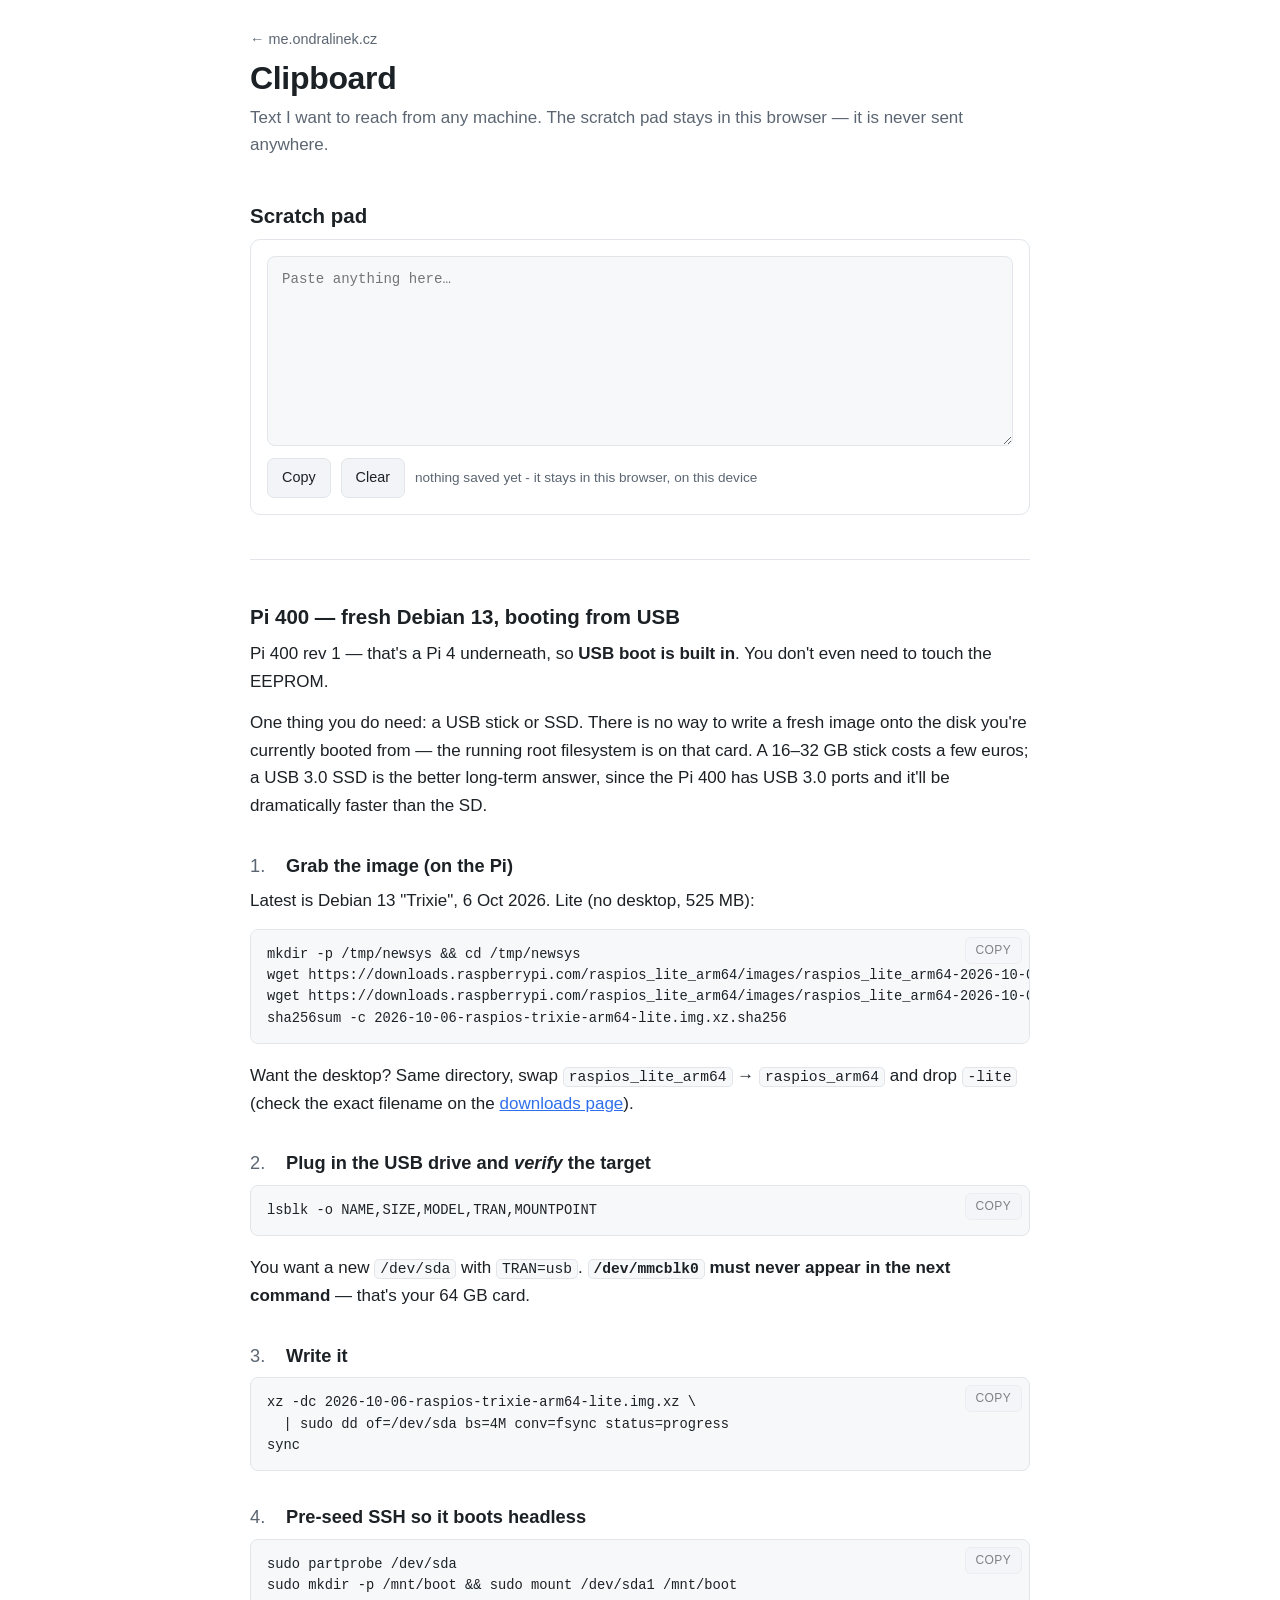
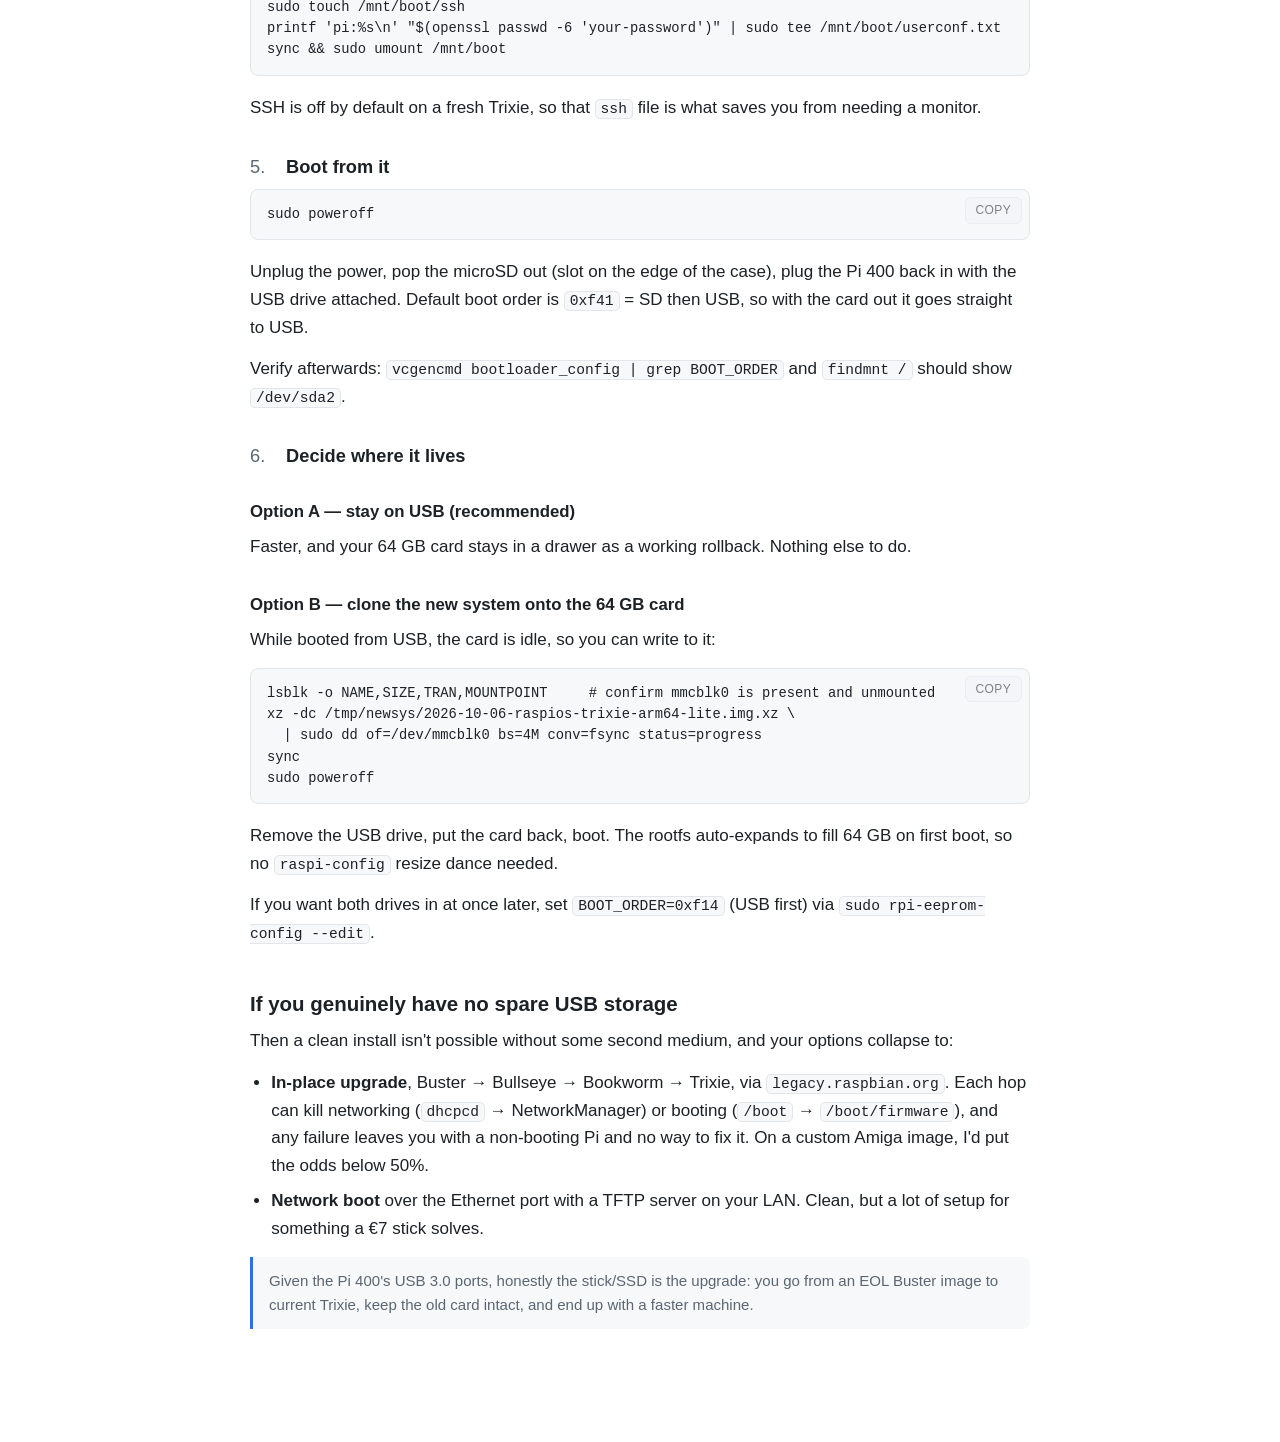
<file: clip.html>
<!DOCTYPE html>
<html lang="en">

<head>
  <meta charset="utf-8">
  <title>Clipboard — Ondra Linek</title>
  <meta name="description" content="A page I can reach from any machine: notes and a scratch pad that stays in this browser.">
  <meta name="robots" content="noindex">
  <meta name="viewport" content="width=device-width, initial-scale=1">
  <link rel="canonical" href="https://me.ondralinek.cz/clip.html">
  <link rel="shortcut icon" href="images/favicon.png" title="Favicon">
  <link rel="stylesheet" href="css/clip.css">
  <script>
    // Same colour mode as the rest of the site: an explicit choice wins,
    // otherwise follow the operating system. Copied from index.html so the two
    // pages never disagree about the theme.
    (function () {
      var KEY = 'ondralinek-mode';
      var root = document.documentElement;

      function stored() {
        try {
          var value = window.localStorage.getItem(KEY);
          return value === 'dark' || value === 'light' ? value : null;
        } catch (error) {
          return null;
        }
      }

      var prefersDark = !!(window.matchMedia && window.matchMedia('(prefers-color-scheme: dark)').matches);
      root.setAttribute('data-theme', stored() || (prefersDark ? 'dark' : 'light'));

      if (!window.matchMedia) return;
      var query = window.matchMedia('(prefers-color-scheme: dark)');
      var follow = function (event) {
        if (stored()) return;
        root.setAttribute('data-theme', event.matches ? 'dark' : 'light');
      };
      if (query.addEventListener) query.addEventListener('change', follow);
      else if (query.addListener) query.addListener(follow);
    })();
  </script>
</head>

<body>
  <main class="clip">

    <a class="clip-back" href="/">← me.ondralinek.cz</a>
    <h1>Clipboard</h1>
    <p class="clip-lead">
      Text I want to reach from any machine. The scratch pad stays in this
      browser — it is never sent anywhere.
    </p>

    <section>
      <h2>Scratch pad</h2>
      <div class="scratch">
        <textarea id="scratch" spellcheck="false" autocomplete="off"
          placeholder="Paste anything here…"></textarea>
        <div class="actions">
          <button id="copy-scratch" type="button">Copy</button>
          <button id="clear-scratch" type="button">Clear</button>
          <span class="status" id="status"></span>
        </div>
      </div>
    </section>

    <hr>

    <article>
      <h2>Pi 400 — fresh Debian 13, booting from USB</h2>

      <p>
        Pi 400 rev 1 — that's a Pi 4 underneath, so <strong>USB boot is built
        in</strong>. You don't even need to touch the EEPROM.
      </p>

      <p>
        One thing you do need: a USB stick or SSD. There is no way to write a
        fresh image onto the disk you're currently booted from — the running
        root filesystem is on that card. A 16–32 GB stick costs a few euros; a
        USB 3.0 SSD is the better long-term answer, since the Pi 400 has USB 3.0
        ports and it'll be dramatically faster than the SD.
      </p>

      <h2 class="step"><span class="num">1.</span> Grab the image (on the Pi)</h2>

      <p>
        Latest is Debian 13 "Trixie", 6 Oct 2026. Lite (no desktop, 525 MB):
      </p>

<pre><code>mkdir -p /tmp/newsys &amp;&amp; cd /tmp/newsys
wget https://downloads.raspberrypi.com/raspios_lite_arm64/images/raspios_lite_arm64-2026-10-06/2026-10-06-raspios-trixie-arm64-lite.img.xz
wget https://downloads.raspberrypi.com/raspios_lite_arm64/images/raspios_lite_arm64-2026-10-06/2026-10-06-raspios-trixie-arm64-lite.img.xz.sha256
sha256sum -c 2026-10-06-raspios-trixie-arm64-lite.img.xz.sha256</code></pre>

      <p>
        Want the desktop? Same directory, swap <code>raspios_lite_arm64</code>
        → <code>raspios_arm64</code> and drop <code>-lite</code> (check the exact
        filename on the <a href="https://www.raspberrypi.com/software/operating-systems/">downloads
        page</a>).
      </p>

      <h2 class="step"><span class="num">2.</span> Plug in the USB drive and <em>verify</em> the target</h2>

<pre><code>lsblk -o NAME,SIZE,MODEL,TRAN,MOUNTPOINT</code></pre>

      <p>
        You want a new <code>/dev/sda</code> with <code>TRAN=usb</code>.
        <strong><code>/dev/mmcblk0</code> must never appear in the next
        command</strong> — that's your 64 GB card.
      </p>

      <h2 class="step"><span class="num">3.</span> Write it</h2>

<pre><code>xz -dc 2026-10-06-raspios-trixie-arm64-lite.img.xz \
  | sudo dd of=/dev/sda bs=4M conv=fsync status=progress
sync</code></pre>

      <h2 class="step"><span class="num">4.</span> Pre-seed SSH so it boots headless</h2>

<pre><code>sudo partprobe /dev/sda
sudo mkdir -p /mnt/boot &amp;&amp; sudo mount /dev/sda1 /mnt/boot
sudo touch /mnt/boot/ssh
printf 'pi:%s\n' "$(openssl passwd -6 'your-password')" | sudo tee /mnt/boot/userconf.txt
sync &amp;&amp; sudo umount /mnt/boot</code></pre>

      <p>
        SSH is off by default on a fresh Trixie, so that <code>ssh</code> file is
        what saves you from needing a monitor.
      </p>

      <h2 class="step"><span class="num">5.</span> Boot from it</h2>

<pre><code>sudo poweroff</code></pre>

      <p>
        Unplug the power, pop the microSD out (slot on the edge of the case),
        plug the Pi 400 back in with the USB drive attached. Default boot order
        is <code>0xf41</code> = SD then USB, so with the card out it goes
        straight to USB.
      </p>

      <p>
        Verify afterwards: <code>vcgencmd bootloader_config | grep BOOT_ORDER</code>
        and <code>findmnt /</code> should show <code>/dev/sda2</code>.
      </p>

      <h2 class="step"><span class="num">6.</span> Decide where it lives</h2>

      <h3>Option A — stay on USB (recommended)</h3>
      <p>
        Faster, and your 64 GB card stays in a drawer as a working rollback.
        Nothing else to do.
      </p>

      <h3>Option B — clone the new system onto the 64 GB card</h3>
      <p>
        While booted from USB, the card is idle, so you can write to it:
      </p>

<pre><code>lsblk -o NAME,SIZE,TRAN,MOUNTPOINT     # confirm mmcblk0 is present and unmounted
xz -dc /tmp/newsys/2026-10-06-raspios-trixie-arm64-lite.img.xz \
  | sudo dd of=/dev/mmcblk0 bs=4M conv=fsync status=progress
sync
sudo poweroff</code></pre>

      <p>
        Remove the USB drive, put the card back, boot. The rootfs auto-expands to
        fill 64 GB on first boot, so no <code>raspi-config</code> resize dance
        needed.
      </p>

      <p>
        If you want both drives in at once later, set
        <code>BOOT_ORDER=0xf14</code> (USB first) via
        <code>sudo rpi-eeprom-config --edit</code>.
      </p>

      <h2>If you genuinely have no spare USB storage</h2>

      <p>
        Then a clean install isn't possible without some second medium, and your
        options collapse to:
      </p>

      <ul>
        <li>
          <strong>In-place upgrade</strong>, Buster → Bullseye → Bookworm →
          Trixie, via <code>legacy.raspbian.org</code>. Each hop can kill
          networking (<code>dhcpcd</code> → NetworkManager) or booting
          (<code>/boot</code> → <code>/boot/firmware</code>), and any failure
          leaves you with a non-booting Pi and no way to fix it. On a custom
          Amiga image, I'd put the odds below 50%.
        </li>
        <li>
          <strong>Network boot</strong> over the Ethernet port with a TFTP
          server on your LAN. Clean, but a lot of setup for something a €7 stick
          solves.
        </li>
      </ul>

      <p class="note">
        Given the Pi 400's USB 3.0 ports, honestly the stick/SSD is the upgrade:
        you go from an EOL Buster image to current Trixie, keep the old card
        intact, and end up with a faster machine.
      </p>
    </article>

  </main>

  <script src="js/clip.js" charset="utf-8"></script>
</body>

</html>
</file>
<file: css/style.css>
@charset "UTF-8";
/**!
  Theme Name: MarkONE
  Theme URI: http://gleesik.ro/
  Author: Gleesik™
  Author URI: http://gleesik.ro/
  Description: A simple and modern online onepage resume.
  Version: 1.0
  License: GNU General Public License v3 or later
  License URI: https://www.gnu.org/licenses/gpl-3.0.en.html
  Tags:
  Text Domain: mark-one */
/**!
  * ----------------------------------------------------------------------------
  *
  *  [ Table of contents ]
  *
  *  1. Modules
  *    1.1 Variables
  *    1.2 Bootstrap Grid
  *    1.3 Normalize CSS
  *    1.4 Font 7 Stroke Icons
  *  2.Layout
  *    2.1 Global Style
  *    2.2 Sections
  *    2.3 Header
  *    2.4 Footer
  *  3.Sections
  *    3.1 Keep in Touch
  *    3.2 About
  *    3.3 Skills
  *  4.Components
  *    4.1 Service Box
  *    4.2 Blockquote Lead
  *    4.3 Progress Bar
  *    4.4 Progress Donut
  *    4.5 Project Box
  *    4.6 Node Box (Timeline)
  *    4.7 Button CTA
  *    4.8 Form
  *    4.9 Options
  * */
@-ms-viewport {
  width: device-width; }

html {
  -webkit-box-sizing: border-box;
  box-sizing: border-box;
  -ms-overflow-style: scrollbar; }

*,
*::before,
*::after {
  -webkit-box-sizing: inherit;
  box-sizing: inherit; }

.container {
  position: relative;
  margin-left: auto;
  margin-right: auto;
  padding-right: 15px;
  padding-left: 15px; }

@media (min-width: 576px) {
  .container {
    padding-right: 15px;
    padding-left: 15px; } }

@media (min-width: 768px) {
  .container {
    padding-right: 15px;
    padding-left: 15px; } }

@media (min-width: 992px) {
  .container {
    padding-right: 15px;
    padding-left: 15px; } }

@media (min-width: 1200px) {
  .container {
    padding-right: 15px;
    padding-left: 15px; } }

@media (min-width: 576px) {
  .container {
    width: 540px;
    max-width: 100%; } }

@media (min-width: 768px) {
  .container {
    width: 720px;
    max-width: 100%; } }

@media (min-width: 992px) {
  .container {
    width: 960px;
    max-width: 100%; } }

@media (min-width: 1200px) {
  .container {
    width: 1140px;
    max-width: 100%; } }

.container-fluid {
  position: relative;
  margin-left: auto;
  margin-right: auto;
  padding-right: 15px;
  padding-left: 15px; }

@media (min-width: 576px) {
  .container-fluid {
    padding-right: 15px;
    padding-left: 15px; } }

@media (min-width: 768px) {
  .container-fluid {
    padding-right: 15px;
    padding-left: 15px; } }

@media (min-width: 992px) {
  .container-fluid {
    padding-right: 15px;
    padding-left: 15px; } }

@media (min-width: 1200px) {
  .container-fluid {
    padding-right: 15px;
    padding-left: 15px; } }

.row {
  display: -webkit-box;
  display: -webkit-flex;
  display: -ms-flexbox;
  display: flex;
  -webkit-flex-wrap: wrap;
  -ms-flex-wrap: wrap;
  flex-wrap: wrap;
  margin-right: -15px;
  margin-left: -15px; }

@media (min-width: 576px) {
  .row {
    margin-right: -15px;
    margin-left: -15px; } }

@media (min-width: 768px) {
  .row {
    margin-right: -15px;
    margin-left: -15px; } }

@media (min-width: 992px) {
  .row {
    margin-right: -15px;
    margin-left: -15px; } }

@media (min-width: 1200px) {
  .row {
    margin-right: -15px;
    margin-left: -15px; } }

.no-gutters {
  margin-right: 0;
  margin-left: 0; }

.no-gutters > .col,
.no-gutters > [class*="col-"] {
  padding-right: 0;
  padding-left: 0; }

.col-1, .col-2, .col-3, .col-4, .col-5, .col-6, .col-7, .col-8, .col-9, .col-10, .col-11, .col-12, .col, .col-sm-1, .col-sm-2, .col-sm-3, .col-sm-4, .col-sm-5, .col-sm-6, .col-sm-7, .col-sm-8, .col-sm-9, .col-sm-10, .col-sm-11, .col-sm-12, .col-sm, .col-md-1, .col-md-2, .col-md-3, .col-md-4, .col-md-5, .col-md-6, .col-md-7, .col-md-8, .col-md-9, .col-md-10, .col-md-11, .col-md-12, .col-md, .col-lg-1, .col-lg-2, .col-lg-3, .col-lg-4, .col-lg-5, .col-lg-6, .col-lg-7, .col-lg-8, .col-lg-9, .col-lg-10, .col-lg-11, .col-lg-12, .col-lg, .col-xl-1, .col-xl-2, .col-xl-3, .col-xl-4, .col-xl-5, .col-xl-6, .col-xl-7, .col-xl-8, .col-xl-9, .col-xl-10, .col-xl-11, .col-xl-12, .col-xl {
  position: relative;
  width: 100%;
  min-height: 1px;
  padding-right: 15px;
  padding-left: 15px; }

@media (min-width: 576px) {
  .col-1, .col-2, .col-3, .col-4, .col-5, .col-6, .col-7, .col-8, .col-9, .col-10, .col-11, .col-12, .col, .col-sm-1, .col-sm-2, .col-sm-3, .col-sm-4, .col-sm-5, .col-sm-6, .col-sm-7, .col-sm-8, .col-sm-9, .col-sm-10, .col-sm-11, .col-sm-12, .col-sm, .col-md-1, .col-md-2, .col-md-3, .col-md-4, .col-md-5, .col-md-6, .col-md-7, .col-md-8, .col-md-9, .col-md-10, .col-md-11, .col-md-12, .col-md, .col-lg-1, .col-lg-2, .col-lg-3, .col-lg-4, .col-lg-5, .col-lg-6, .col-lg-7, .col-lg-8, .col-lg-9, .col-lg-10, .col-lg-11, .col-lg-12, .col-lg, .col-xl-1, .col-xl-2, .col-xl-3, .col-xl-4, .col-xl-5, .col-xl-6, .col-xl-7, .col-xl-8, .col-xl-9, .col-xl-10, .col-xl-11, .col-xl-12, .col-xl {
    padding-right: 15px;
    padding-left: 15px; } }

@media (min-width: 768px) {
  .col-1, .col-2, .col-3, .col-4, .col-5, .col-6, .col-7, .col-8, .col-9, .col-10, .col-11, .col-12, .col, .col-sm-1, .col-sm-2, .col-sm-3, .col-sm-4, .col-sm-5, .col-sm-6, .col-sm-7, .col-sm-8, .col-sm-9, .col-sm-10, .col-sm-11, .col-sm-12, .col-sm, .col-md-1, .col-md-2, .col-md-3, .col-md-4, .col-md-5, .col-md-6, .col-md-7, .col-md-8, .col-md-9, .col-md-10, .col-md-11, .col-md-12, .col-md, .col-lg-1, .col-lg-2, .col-lg-3, .col-lg-4, .col-lg-5, .col-lg-6, .col-lg-7, .col-lg-8, .col-lg-9, .col-lg-10, .col-lg-11, .col-lg-12, .col-lg, .col-xl-1, .col-xl-2, .col-xl-3, .col-xl-4, .col-xl-5, .col-xl-6, .col-xl-7, .col-xl-8, .col-xl-9, .col-xl-10, .col-xl-11, .col-xl-12, .col-xl {
    padding-right: 15px;
    padding-left: 15px; } }

@media (min-width: 992px) {
  .col-1, .col-2, .col-3, .col-4, .col-5, .col-6, .col-7, .col-8, .col-9, .col-10, .col-11, .col-12, .col, .col-sm-1, .col-sm-2, .col-sm-3, .col-sm-4, .col-sm-5, .col-sm-6, .col-sm-7, .col-sm-8, .col-sm-9, .col-sm-10, .col-sm-11, .col-sm-12, .col-sm, .col-md-1, .col-md-2, .col-md-3, .col-md-4, .col-md-5, .col-md-6, .col-md-7, .col-md-8, .col-md-9, .col-md-10, .col-md-11, .col-md-12, .col-md, .col-lg-1, .col-lg-2, .col-lg-3, .col-lg-4, .col-lg-5, .col-lg-6, .col-lg-7, .col-lg-8, .col-lg-9, .col-lg-10, .col-lg-11, .col-lg-12, .col-lg, .col-xl-1, .col-xl-2, .col-xl-3, .col-xl-4, .col-xl-5, .col-xl-6, .col-xl-7, .col-xl-8, .col-xl-9, .col-xl-10, .col-xl-11, .col-xl-12, .col-xl {
    padding-right: 15px;
    padding-left: 15px; } }

@media (min-width: 1200px) {
  .col-1, .col-2, .col-3, .col-4, .col-5, .col-6, .col-7, .col-8, .col-9, .col-10, .col-11, .col-12, .col, .col-sm-1, .col-sm-2, .col-sm-3, .col-sm-4, .col-sm-5, .col-sm-6, .col-sm-7, .col-sm-8, .col-sm-9, .col-sm-10, .col-sm-11, .col-sm-12, .col-sm, .col-md-1, .col-md-2, .col-md-3, .col-md-4, .col-md-5, .col-md-6, .col-md-7, .col-md-8, .col-md-9, .col-md-10, .col-md-11, .col-md-12, .col-md, .col-lg-1, .col-lg-2, .col-lg-3, .col-lg-4, .col-lg-5, .col-lg-6, .col-lg-7, .col-lg-8, .col-lg-9, .col-lg-10, .col-lg-11, .col-lg-12, .col-lg, .col-xl-1, .col-xl-2, .col-xl-3, .col-xl-4, .col-xl-5, .col-xl-6, .col-xl-7, .col-xl-8, .col-xl-9, .col-xl-10, .col-xl-11, .col-xl-12, .col-xl {
    padding-right: 15px;
    padding-left: 15px; } }

.col {
  -webkit-flex-basis: 0;
  -ms-flex-preferred-size: 0;
  flex-basis: 0;
  -webkit-box-flex: 1;
  -webkit-flex-grow: 1;
  -ms-flex-positive: 1;
  flex-grow: 1;
  max-width: 100%; }

.col-auto {
  -webkit-box-flex: 0;
  -webkit-flex: 0 0 auto;
  -ms-flex: 0 0 auto;
  flex: 0 0 auto;
  width: auto; }

.col-1 {
  -webkit-box-flex: 0;
  -webkit-flex: 0 0 8.333333%;
  -ms-flex: 0 0 8.333333%;
  flex: 0 0 8.333333%;
  max-width: 8.333333%; }

.col-2 {
  -webkit-box-flex: 0;
  -webkit-flex: 0 0 16.666667%;
  -ms-flex: 0 0 16.666667%;
  flex: 0 0 16.666667%;
  max-width: 16.666667%; }

.col-3 {
  -webkit-box-flex: 0;
  -webkit-flex: 0 0 25%;
  -ms-flex: 0 0 25%;
  flex: 0 0 25%;
  max-width: 25%; }

.col-4 {
  -webkit-box-flex: 0;
  -webkit-flex: 0 0 33.333333%;
  -ms-flex: 0 0 33.333333%;
  flex: 0 0 33.333333%;
  max-width: 33.333333%; }

.col-5 {
  -webkit-box-flex: 0;
  -webkit-flex: 0 0 41.666667%;
  -ms-flex: 0 0 41.666667%;
  flex: 0 0 41.666667%;
  max-width: 41.666667%; }

.col-6 {
  -webkit-box-flex: 0;
  -webkit-flex: 0 0 50%;
  -ms-flex: 0 0 50%;
  flex: 0 0 50%;
  max-width: 50%; }

.col-7 {
  -webkit-box-flex: 0;
  -webkit-flex: 0 0 58.333333%;
  -ms-flex: 0 0 58.333333%;
  flex: 0 0 58.333333%;
  max-width: 58.333333%; }

.col-8 {
  -webkit-box-flex: 0;
  -webkit-flex: 0 0 66.666667%;
  -ms-flex: 0 0 66.666667%;
  flex: 0 0 66.666667%;
  max-width: 66.666667%; }

.col-9 {
  -webkit-box-flex: 0;
  -webkit-flex: 0 0 75%;
  -ms-flex: 0 0 75%;
  flex: 0 0 75%;
  max-width: 75%; }

.col-10 {
  -webkit-box-flex: 0;
  -webkit-flex: 0 0 83.333333%;
  -ms-flex: 0 0 83.333333%;
  flex: 0 0 83.333333%;
  max-width: 83.333333%; }

.col-11 {
  -webkit-box-flex: 0;
  -webkit-flex: 0 0 91.666667%;
  -ms-flex: 0 0 91.666667%;
  flex: 0 0 91.666667%;
  max-width: 91.666667%; }

.col-12 {
  -webkit-box-flex: 0;
  -webkit-flex: 0 0 100%;
  -ms-flex: 0 0 100%;
  flex: 0 0 100%;
  max-width: 100%; }

.pull-0 {
  right: auto; }

.pull-1 {
  right: 8.333333%; }

.pull-2 {
  right: 16.666667%; }

.pull-3 {
  right: 25%; }

.pull-4 {
  right: 33.333333%; }

.pull-5 {
  right: 41.666667%; }

.pull-6 {
  right: 50%; }

.pull-7 {
  right: 58.333333%; }

.pull-8 {
  right: 66.666667%; }

.pull-9 {
  right: 75%; }

.pull-10 {
  right: 83.333333%; }

.pull-11 {
  right: 91.666667%; }

.pull-12 {
  right: 100%; }

.push-0 {
  left: auto; }

.push-1 {
  left: 8.333333%; }

.push-2 {
  left: 16.666667%; }

.push-3 {
  left: 25%; }

.push-4 {
  left: 33.333333%; }

.push-5 {
  left: 41.666667%; }

.push-6 {
  left: 50%; }

.push-7 {
  left: 58.333333%; }

.push-8 {
  left: 66.666667%; }

.push-9 {
  left: 75%; }

.push-10 {
  left: 83.333333%; }

.push-11 {
  left: 91.666667%; }

.push-12 {
  left: 100%; }

.offset-1 {
  margin-left: 8.333333%; }

.offset-2 {
  margin-left: 16.666667%; }

.offset-3 {
  margin-left: 25%; }

.offset-4 {
  margin-left: 33.333333%; }

.offset-5 {
  margin-left: 41.666667%; }

.offset-6 {
  margin-left: 50%; }

.offset-7 {
  margin-left: 58.333333%; }

.offset-8 {
  margin-left: 66.666667%; }

.offset-9 {
  margin-left: 75%; }

.offset-10 {
  margin-left: 83.333333%; }

.offset-11 {
  margin-left: 91.666667%; }

@media (min-width: 576px) {
  .col-sm {
    -webkit-flex-basis: 0;
    -ms-flex-preferred-size: 0;
    flex-basis: 0;
    -webkit-box-flex: 1;
    -webkit-flex-grow: 1;
    -ms-flex-positive: 1;
    flex-grow: 1;
    max-width: 100%; }
  .col-sm-auto {
    -webkit-box-flex: 0;
    -webkit-flex: 0 0 auto;
    -ms-flex: 0 0 auto;
    flex: 0 0 auto;
    width: auto; }
  .col-sm-1 {
    -webkit-box-flex: 0;
    -webkit-flex: 0 0 8.333333%;
    -ms-flex: 0 0 8.333333%;
    flex: 0 0 8.333333%;
    max-width: 8.333333%; }
  .col-sm-2 {
    -webkit-box-flex: 0;
    -webkit-flex: 0 0 16.666667%;
    -ms-flex: 0 0 16.666667%;
    flex: 0 0 16.666667%;
    max-width: 16.666667%; }
  .col-sm-3 {
    -webkit-box-flex: 0;
    -webkit-flex: 0 0 25%;
    -ms-flex: 0 0 25%;
    flex: 0 0 25%;
    max-width: 25%; }
  .col-sm-4 {
    -webkit-box-flex: 0;
    -webkit-flex: 0 0 33.333333%;
    -ms-flex: 0 0 33.333333%;
    flex: 0 0 33.333333%;
    max-width: 33.333333%; }
  .col-sm-5 {
    -webkit-box-flex: 0;
    -webkit-flex: 0 0 41.666667%;
    -ms-flex: 0 0 41.666667%;
    flex: 0 0 41.666667%;
    max-width: 41.666667%; }
  .col-sm-6 {
    -webkit-box-flex: 0;
    -webkit-flex: 0 0 50%;
    -ms-flex: 0 0 50%;
    flex: 0 0 50%;
    max-width: 50%; }
  .col-sm-7 {
    -webkit-box-flex: 0;
    -webkit-flex: 0 0 58.333333%;
    -ms-flex: 0 0 58.333333%;
    flex: 0 0 58.333333%;
    max-width: 58.333333%; }
  .col-sm-8 {
    -webkit-box-flex: 0;
    -webkit-flex: 0 0 66.666667%;
    -ms-flex: 0 0 66.666667%;
    flex: 0 0 66.666667%;
    max-width: 66.666667%; }
  .col-sm-9 {
    -webkit-box-flex: 0;
    -webkit-flex: 0 0 75%;
    -ms-flex: 0 0 75%;
    flex: 0 0 75%;
    max-width: 75%; }
  .col-sm-10 {
    -webkit-box-flex: 0;
    -webkit-flex: 0 0 83.333333%;
    -ms-flex: 0 0 83.333333%;
    flex: 0 0 83.333333%;
    max-width: 83.333333%; }
  .col-sm-11 {
    -webkit-box-flex: 0;
    -webkit-flex: 0 0 91.666667%;
    -ms-flex: 0 0 91.666667%;
    flex: 0 0 91.666667%;
    max-width: 91.666667%; }
  .col-sm-12 {
    -webkit-box-flex: 0;
    -webkit-flex: 0 0 100%;
    -ms-flex: 0 0 100%;
    flex: 0 0 100%;
    max-width: 100%; }
  .pull-sm-0 {
    right: auto; }
  .pull-sm-1 {
    right: 8.333333%; }
  .pull-sm-2 {
    right: 16.666667%; }
  .pull-sm-3 {
    right: 25%; }
  .pull-sm-4 {
    right: 33.333333%; }
  .pull-sm-5 {
    right: 41.666667%; }
  .pull-sm-6 {
    right: 50%; }
  .pull-sm-7 {
    right: 58.333333%; }
  .pull-sm-8 {
    right: 66.666667%; }
  .pull-sm-9 {
    right: 75%; }
  .pull-sm-10 {
    right: 83.333333%; }
  .pull-sm-11 {
    right: 91.666667%; }
  .pull-sm-12 {
    right: 100%; }
  .push-sm-0 {
    left: auto; }
  .push-sm-1 {
    left: 8.333333%; }
  .push-sm-2 {
    left: 16.666667%; }
  .push-sm-3 {
    left: 25%; }
  .push-sm-4 {
    left: 33.333333%; }
  .push-sm-5 {
    left: 41.666667%; }
  .push-sm-6 {
    left: 50%; }
  .push-sm-7 {
    left: 58.333333%; }
  .push-sm-8 {
    left: 66.666667%; }
  .push-sm-9 {
    left: 75%; }
  .push-sm-10 {
    left: 83.333333%; }
  .push-sm-11 {
    left: 91.666667%; }
  .push-sm-12 {
    left: 100%; }
  .offset-sm-0 {
    margin-left: 0%; }
  .offset-sm-1 {
    margin-left: 8.333333%; }
  .offset-sm-2 {
    margin-left: 16.666667%; }
  .offset-sm-3 {
    margin-left: 25%; }
  .offset-sm-4 {
    margin-left: 33.333333%; }
  .offset-sm-5 {
    margin-left: 41.666667%; }
  .offset-sm-6 {
    margin-left: 50%; }
  .offset-sm-7 {
    margin-left: 58.333333%; }
  .offset-sm-8 {
    margin-left: 66.666667%; }
  .offset-sm-9 {
    margin-left: 75%; }
  .offset-sm-10 {
    margin-left: 83.333333%; }
  .offset-sm-11 {
    margin-left: 91.666667%; } }

@media (min-width: 768px) {
  .col-md {
    -webkit-flex-basis: 0;
    -ms-flex-preferred-size: 0;
    flex-basis: 0;
    -webkit-box-flex: 1;
    -webkit-flex-grow: 1;
    -ms-flex-positive: 1;
    flex-grow: 1;
    max-width: 100%; }
  .col-md-auto {
    -webkit-box-flex: 0;
    -webkit-flex: 0 0 auto;
    -ms-flex: 0 0 auto;
    flex: 0 0 auto;
    width: auto; }
  .col-md-1 {
    -webkit-box-flex: 0;
    -webkit-flex: 0 0 8.333333%;
    -ms-flex: 0 0 8.333333%;
    flex: 0 0 8.333333%;
    max-width: 8.333333%; }
  .col-md-2 {
    -webkit-box-flex: 0;
    -webkit-flex: 0 0 16.666667%;
    -ms-flex: 0 0 16.666667%;
    flex: 0 0 16.666667%;
    max-width: 16.666667%; }
  .col-md-3 {
    -webkit-box-flex: 0;
    -webkit-flex: 0 0 25%;
    -ms-flex: 0 0 25%;
    flex: 0 0 25%;
    max-width: 25%; }
  .col-md-4 {
    -webkit-box-flex: 0;
    -webkit-flex: 0 0 33.333333%;
    -ms-flex: 0 0 33.333333%;
    flex: 0 0 33.333333%;
    max-width: 33.333333%; }
  .col-md-5 {
    -webkit-box-flex: 0;
    -webkit-flex: 0 0 41.666667%;
    -ms-flex: 0 0 41.666667%;
    flex: 0 0 41.666667%;
    max-width: 41.666667%; }
  .col-md-6 {
    -webkit-box-flex: 0;
    -webkit-flex: 0 0 50%;
    -ms-flex: 0 0 50%;
    flex: 0 0 50%;
    max-width: 50%; }
  .col-md-7 {
    -webkit-box-flex: 0;
    -webkit-flex: 0 0 58.333333%;
    -ms-flex: 0 0 58.333333%;
    flex: 0 0 58.333333%;
    max-width: 58.333333%; }
  .col-md-8 {
    -webkit-box-flex: 0;
    -webkit-flex: 0 0 66.666667%;
    -ms-flex: 0 0 66.666667%;
    flex: 0 0 66.666667%;
    max-width: 66.666667%; }
  .col-md-9 {
    -webkit-box-flex: 0;
    -webkit-flex: 0 0 75%;
    -ms-flex: 0 0 75%;
    flex: 0 0 75%;
    max-width: 75%; }
  .col-md-10 {
    -webkit-box-flex: 0;
    -webkit-flex: 0 0 83.333333%;
    -ms-flex: 0 0 83.333333%;
    flex: 0 0 83.333333%;
    max-width: 83.333333%; }
  .col-md-11 {
    -webkit-box-flex: 0;
    -webkit-flex: 0 0 91.666667%;
    -ms-flex: 0 0 91.666667%;
    flex: 0 0 91.666667%;
    max-width: 91.666667%; }
  .col-md-12 {
    -webkit-box-flex: 0;
    -webkit-flex: 0 0 100%;
    -ms-flex: 0 0 100%;
    flex: 0 0 100%;
    max-width: 100%; }
  .pull-md-0 {
    right: auto; }
  .pull-md-1 {
    right: 8.333333%; }
  .pull-md-2 {
    right: 16.666667%; }
  .pull-md-3 {
    right: 25%; }
  .pull-md-4 {
    right: 33.333333%; }
  .pull-md-5 {
    right: 41.666667%; }
  .pull-md-6 {
    right: 50%; }
  .pull-md-7 {
    right: 58.333333%; }
  .pull-md-8 {
    right: 66.666667%; }
  .pull-md-9 {
    right: 75%; }
  .pull-md-10 {
    right: 83.333333%; }
  .pull-md-11 {
    right: 91.666667%; }
  .pull-md-12 {
    right: 100%; }
  .push-md-0 {
    left: auto; }
  .push-md-1 {
    left: 8.333333%; }
  .push-md-2 {
    left: 16.666667%; }
  .push-md-3 {
    left: 25%; }
  .push-md-4 {
    left: 33.333333%; }
  .push-md-5 {
    left: 41.666667%; }
  .push-md-6 {
    left: 50%; }
  .push-md-7 {
    left: 58.333333%; }
  .push-md-8 {
    left: 66.666667%; }
  .push-md-9 {
    left: 75%; }
  .push-md-10 {
    left: 83.333333%; }
  .push-md-11 {
    left: 91.666667%; }
  .push-md-12 {
    left: 100%; }
  .offset-md-0 {
    margin-left: 0%; }
  .offset-md-1 {
    margin-left: 8.333333%; }
  .offset-md-2 {
    margin-left: 16.666667%; }
  .offset-md-3 {
    margin-left: 25%; }
  .offset-md-4 {
    margin-left: 33.333333%; }
  .offset-md-5 {
    margin-left: 41.666667%; }
  .offset-md-6 {
    margin-left: 50%; }
  .offset-md-7 {
    margin-left: 58.333333%; }
  .offset-md-8 {
    margin-left: 66.666667%; }
  .offset-md-9 {
    margin-left: 75%; }
  .offset-md-10 {
    margin-left: 83.333333%; }
  .offset-md-11 {
    margin-left: 91.666667%; } }

@media (min-width: 992px) {
  .col-lg {
    -webkit-flex-basis: 0;
    -ms-flex-preferred-size: 0;
    flex-basis: 0;
    -webkit-box-flex: 1;
    -webkit-flex-grow: 1;
    -ms-flex-positive: 1;
    flex-grow: 1;
    max-width: 100%; }
  .col-lg-auto {
    -webkit-box-flex: 0;
    -webkit-flex: 0 0 auto;
    -ms-flex: 0 0 auto;
    flex: 0 0 auto;
    width: auto; }
  .col-lg-1 {
    -webkit-box-flex: 0;
    -webkit-flex: 0 0 8.333333%;
    -ms-flex: 0 0 8.333333%;
    flex: 0 0 8.333333%;
    max-width: 8.333333%; }
  .col-lg-2 {
    -webkit-box-flex: 0;
    -webkit-flex: 0 0 16.666667%;
    -ms-flex: 0 0 16.666667%;
    flex: 0 0 16.666667%;
    max-width: 16.666667%; }
  .col-lg-3 {
    -webkit-box-flex: 0;
    -webkit-flex: 0 0 25%;
    -ms-flex: 0 0 25%;
    flex: 0 0 25%;
    max-width: 25%; }
  .col-lg-4 {
    -webkit-box-flex: 0;
    -webkit-flex: 0 0 33.333333%;
    -ms-flex: 0 0 33.333333%;
    flex: 0 0 33.333333%;
    max-width: 33.333333%; }
  .col-lg-5 {
    -webkit-box-flex: 0;
    -webkit-flex: 0 0 41.666667%;
    -ms-flex: 0 0 41.666667%;
    flex: 0 0 41.666667%;
    max-width: 41.666667%; }
  .col-lg-6 {
    -webkit-box-flex: 0;
    -webkit-flex: 0 0 50%;
    -ms-flex: 0 0 50%;
    flex: 0 0 50%;
    max-width: 50%; }
  .col-lg-7 {
    -webkit-box-flex: 0;
    -webkit-flex: 0 0 58.333333%;
    -ms-flex: 0 0 58.333333%;
    flex: 0 0 58.333333%;
    max-width: 58.333333%; }
  .col-lg-8 {
    -webkit-box-flex: 0;
    -webkit-flex: 0 0 66.666667%;
    -ms-flex: 0 0 66.666667%;
    flex: 0 0 66.666667%;
    max-width: 66.666667%; }
  .col-lg-9 {
    -webkit-box-flex: 0;
    -webkit-flex: 0 0 75%;
    -ms-flex: 0 0 75%;
    flex: 0 0 75%;
    max-width: 75%; }
  .col-lg-10 {
    -webkit-box-flex: 0;
    -webkit-flex: 0 0 83.333333%;
    -ms-flex: 0 0 83.333333%;
    flex: 0 0 83.333333%;
    max-width: 83.333333%; }
  .col-lg-11 {
    -webkit-box-flex: 0;
    -webkit-flex: 0 0 91.666667%;
    -ms-flex: 0 0 91.666667%;
    flex: 0 0 91.666667%;
    max-width: 91.666667%; }
  .col-lg-12 {
    -webkit-box-flex: 0;
    -webkit-flex: 0 0 100%;
    -ms-flex: 0 0 100%;
    flex: 0 0 100%;
    max-width: 100%; }
  .pull-lg-0 {
    right: auto; }
  .pull-lg-1 {
    right: 8.333333%; }
  .pull-lg-2 {
    right: 16.666667%; }
  .pull-lg-3 {
    right: 25%; }
  .pull-lg-4 {
    right: 33.333333%; }
  .pull-lg-5 {
    right: 41.666667%; }
  .pull-lg-6 {
    right: 50%; }
  .pull-lg-7 {
    right: 58.333333%; }
  .pull-lg-8 {
    right: 66.666667%; }
  .pull-lg-9 {
    right: 75%; }
  .pull-lg-10 {
    right: 83.333333%; }
  .pull-lg-11 {
    right: 91.666667%; }
  .pull-lg-12 {
    right: 100%; }
  .push-lg-0 {
    left: auto; }
  .push-lg-1 {
    left: 8.333333%; }
  .push-lg-2 {
    left: 16.666667%; }
  .push-lg-3 {
    left: 25%; }
  .push-lg-4 {
    left: 33.333333%; }
  .push-lg-5 {
    left: 41.666667%; }
  .push-lg-6 {
    left: 50%; }
  .push-lg-7 {
    left: 58.333333%; }
  .push-lg-8 {
    left: 66.666667%; }
  .push-lg-9 {
    left: 75%; }
  .push-lg-10 {
    left: 83.333333%; }
  .push-lg-11 {
    left: 91.666667%; }
  .push-lg-12 {
    left: 100%; }
  .offset-lg-0 {
    margin-left: 0%; }
  .offset-lg-1 {
    margin-left: 8.333333%; }
  .offset-lg-2 {
    margin-left: 16.666667%; }
  .offset-lg-3 {
    margin-left: 25%; }
  .offset-lg-4 {
    margin-left: 33.333333%; }
  .offset-lg-5 {
    margin-left: 41.666667%; }
  .offset-lg-6 {
    margin-left: 50%; }
  .offset-lg-7 {
    margin-left: 58.333333%; }
  .offset-lg-8 {
    margin-left: 66.666667%; }
  .offset-lg-9 {
    margin-left: 75%; }
  .offset-lg-10 {
    margin-left: 83.333333%; }
  .offset-lg-11 {
    margin-left: 91.666667%; } }

@media (min-width: 1200px) {
  .col-xl {
    -webkit-flex-basis: 0;
    -ms-flex-preferred-size: 0;
    flex-basis: 0;
    -webkit-box-flex: 1;
    -webkit-flex-grow: 1;
    -ms-flex-positive: 1;
    flex-grow: 1;
    max-width: 100%; }
  .col-xl-auto {
    -webkit-box-flex: 0;
    -webkit-flex: 0 0 auto;
    -ms-flex: 0 0 auto;
    flex: 0 0 auto;
    width: auto; }
  .col-xl-1 {
    -webkit-box-flex: 0;
    -webkit-flex: 0 0 8.333333%;
    -ms-flex: 0 0 8.333333%;
    flex: 0 0 8.333333%;
    max-width: 8.333333%; }
  .col-xl-2 {
    -webkit-box-flex: 0;
    -webkit-flex: 0 0 16.666667%;
    -ms-flex: 0 0 16.666667%;
    flex: 0 0 16.666667%;
    max-width: 16.666667%; }
  .col-xl-3 {
    -webkit-box-flex: 0;
    -webkit-flex: 0 0 25%;
    -ms-flex: 0 0 25%;
    flex: 0 0 25%;
    max-width: 25%; }
  .col-xl-4 {
    -webkit-box-flex: 0;
    -webkit-flex: 0 0 33.333333%;
    -ms-flex: 0 0 33.333333%;
    flex: 0 0 33.333333%;
    max-width: 33.333333%; }
  .col-xl-5 {
    -webkit-box-flex: 0;
    -webkit-flex: 0 0 41.666667%;
    -ms-flex: 0 0 41.666667%;
    flex: 0 0 41.666667%;
    max-width: 41.666667%; }
  .col-xl-6 {
    -webkit-box-flex: 0;
    -webkit-flex: 0 0 50%;
    -ms-flex: 0 0 50%;
    flex: 0 0 50%;
    max-width: 50%; }
  .col-xl-7 {
    -webkit-box-flex: 0;
    -webkit-flex: 0 0 58.333333%;
    -ms-flex: 0 0 58.333333%;
    flex: 0 0 58.333333%;
    max-width: 58.333333%; }
  .col-xl-8 {
    -webkit-box-flex: 0;
    -webkit-flex: 0 0 66.666667%;
    -ms-flex: 0 0 66.666667%;
    flex: 0 0 66.666667%;
    max-width: 66.666667%; }
  .col-xl-9 {
    -webkit-box-flex: 0;
    -webkit-flex: 0 0 75%;
    -ms-flex: 0 0 75%;
    flex: 0 0 75%;
    max-width: 75%; }
  .col-xl-10 {
    -webkit-box-flex: 0;
    -webkit-flex: 0 0 83.333333%;
    -ms-flex: 0 0 83.333333%;
    flex: 0 0 83.333333%;
    max-width: 83.333333%; }
  .col-xl-11 {
    -webkit-box-flex: 0;
    -webkit-flex: 0 0 91.666667%;
    -ms-flex: 0 0 91.666667%;
    flex: 0 0 91.666667%;
    max-width: 91.666667%; }
  .col-xl-12 {
    -webkit-box-flex: 0;
    -webkit-flex: 0 0 100%;
    -ms-flex: 0 0 100%;
    flex: 0 0 100%;
    max-width: 100%; }
  .pull-xl-0 {
    right: auto; }
  .pull-xl-1 {
    right: 8.333333%; }
  .pull-xl-2 {
    right: 16.666667%; }
  .pull-xl-3 {
    right: 25%; }
  .pull-xl-4 {
    right: 33.333333%; }
  .pull-xl-5 {
    right: 41.666667%; }
  .pull-xl-6 {
    right: 50%; }
  .pull-xl-7 {
    right: 58.333333%; }
  .pull-xl-8 {
    right: 66.666667%; }
  .pull-xl-9 {
    right: 75%; }
  .pull-xl-10 {
    right: 83.333333%; }
  .pull-xl-11 {
    right: 91.666667%; }
  .pull-xl-12 {
    right: 100%; }
  .push-xl-0 {
    left: auto; }
  .push-xl-1 {
    left: 8.333333%; }
  .push-xl-2 {
    left: 16.666667%; }
  .push-xl-3 {
    left: 25%; }
  .push-xl-4 {
    left: 33.333333%; }
  .push-xl-5 {
    left: 41.666667%; }
  .push-xl-6 {
    left: 50%; }
  .push-xl-7 {
    left: 58.333333%; }
  .push-xl-8 {
    left: 66.666667%; }
  .push-xl-9 {
    left: 75%; }
  .push-xl-10 {
    left: 83.333333%; }
  .push-xl-11 {
    left: 91.666667%; }
  .push-xl-12 {
    left: 100%; }
  .offset-xl-0 {
    margin-left: 0%; }
  .offset-xl-1 {
    margin-left: 8.333333%; }
  .offset-xl-2 {
    margin-left: 16.666667%; }
  .offset-xl-3 {
    margin-left: 25%; }
  .offset-xl-4 {
    margin-left: 33.333333%; }
  .offset-xl-5 {
    margin-left: 41.666667%; }
  .offset-xl-6 {
    margin-left: 50%; }
  .offset-xl-7 {
    margin-left: 58.333333%; }
  .offset-xl-8 {
    margin-left: 66.666667%; }
  .offset-xl-9 {
    margin-left: 75%; }
  .offset-xl-10 {
    margin-left: 83.333333%; }
  .offset-xl-11 {
    margin-left: 91.666667%; } }

.clearfix:after {
  visibility: hidden;
  display: block;
  font-size: 0;
  content: " ";
  clear: both;
  height: 0; }

.clearfix {
  display: inline-block; }

/* start commented backslash hack \*/
* html .clearfix {
  height: 1%; }

.clearfix {
  display: block; }

/* close commented backslash hack */
/* Document
   ========================================================================== */
/**
 * 1. Correct the line height in all browsers.
 * 2. Prevent adjustments of font size after orientation changes in
 *    IE on Windows Phone and in iOS.
 */
html {
  line-height: 1.15;
  /* 1 */
  -ms-text-size-adjust: 100%;
  /* 2 */
  -webkit-text-size-adjust: 100%;
  /* 2 */ }

/* Sections
   ========================================================================== */
/**
 * Add the correct display in IE 9-.
 */
article,
aside,
footer,
header,
nav,
section {
  display: block; }

/**
 * Correct the font size and margin on `h1` elements within `section` and
 * `article` contexts in Chrome, Firefox, and Safari.
 */
h1 {
  font-size: 2em;
  margin: 0.67em 0; }

/* Grouping content
   ========================================================================== */
/**
 * Add the correct display in IE 9-.
 * 1. Add the correct display in IE.
 */
figcaption,
figure,
main {
  /* 1 */
  display: block; }

/**
 * Add the correct margin in IE 8.
 */
figure {
  margin: 1em 40px; }

/**
 * 1. Add the correct box sizing in Firefox.
 * 2. Show the overflow in Edge and IE.
 */
hr {
  -webkit-box-sizing: content-box;
          box-sizing: content-box;
  /* 1 */
  height: 0;
  /* 1 */
  overflow: visible;
  /* 2 */ }

/**
 * 1. Correct the inheritance and scaling of font size in all browsers.
 * 2. Correct the odd `em` font sizing in all browsers.
 */
pre {
  font-family: monospace, monospace;
  /* 1 */
  font-size: 1em;
  /* 2 */ }

/* Text-level semantics
   ========================================================================== */
/**
 * 1. Remove the gray background on active links in IE 10.
 * 2. Remove gaps in links underline in iOS 8+ and Safari 8+.
 */
a {
  background-color: transparent;
  /* 1 */
  -webkit-text-decoration-skip: objects;
  /* 2 */ }

/**
 * 1. Remove the bottom border in Chrome 57- and Firefox 39-.
 * 2. Add the correct text decoration in Chrome, Edge, IE, Opera, and Safari.
 */
abbr[title] {
  border-bottom: none;
  /* 1 */
  text-decoration: underline;
  /* 2 */
  text-decoration: underline dotted;
  /* 2 */ }

/**
 * Prevent the duplicate application of `bolder` by the next rule in Safari 6.
 */
b,
strong {
  font-weight: inherit; }

/**
 * Add the correct font weight in Chrome, Edge, and Safari.
 */
b,
strong {
  font-weight: bolder; }

/**
 * 1. Correct the inheritance and scaling of font size in all browsers.
 * 2. Correct the odd `em` font sizing in all browsers.
 */
code,
kbd,
samp {
  font-family: monospace, monospace;
  /* 1 */
  font-size: 1em;
  /* 2 */ }

/**
 * Add the correct font style in Android 4.3-.
 */
dfn {
  font-style: italic; }

/**
 * Add the correct background and color in IE 9-.
 */
mark {
  background-color: #ff0;
  color: #000; }

/**
 * Add the correct font size in all browsers.
 */
small {
  font-size: 80%; }

/**
 * Prevent `sub` and `sup` elements from affecting the line height in
 * all browsers.
 */
sub,
sup {
  font-size: 75%;
  line-height: 0;
  position: relative;
  vertical-align: baseline; }

sub {
  bottom: -0.25em; }

sup {
  top: -0.5em; }

/* Embedded content
   ========================================================================== */
/**
 * Add the correct display in IE 9-.
 */
audio,
video {
  display: inline-block; }

/**
 * Add the correct display in iOS 4-7.
 */
audio:not([controls]) {
  display: none;
  height: 0; }

/**
 * Remove the border on images inside links in IE 10-.
 */
img {
  border-style: none; }

/**
 * Hide the overflow in IE.
 */
svg:not(:root) {
  overflow: hidden; }

/* Forms
   ========================================================================== */
/**
 * Remove the margin in Firefox and Safari.
 */
button,
input,
optgroup,
select,
textarea {
  margin: 0; }

/**
 * Show the overflow in IE.
 * 1. Show the overflow in Edge.
 */
button,
input {
  /* 1 */
  overflow: visible; }

/**
 * Remove the inheritance of text transform in Edge, Firefox, and IE.
 * 1. Remove the inheritance of text transform in Firefox.
 */
button,
select {
  /* 1 */
  text-transform: none; }

/**
 * 1. Prevent a WebKit bug where (2) destroys native `audio` and `video`
 *    controls in Android 4.
 * 2. Correct the inability to style clickable types in iOS and Safari.
 */
button,
html [type="button"],
[type="reset"],
[type="submit"] {
  -webkit-appearance: button;
  /* 2 */ }

/**
 * Remove the inner border and padding in Firefox.
 */
button::-moz-focus-inner,
[type="button"]::-moz-focus-inner,
[type="reset"]::-moz-focus-inner,
[type="submit"]::-moz-focus-inner {
  border-style: none;
  padding: 0; }

/**
 * Restore the focus styles unset by the previous rule.
 */
button:-moz-focusring,
[type="button"]:-moz-focusring,
[type="reset"]:-moz-focusring,
[type="submit"]:-moz-focusring {
  outline: 1px dotted ButtonText; }

/**
 * 1. Correct the text wrapping in Edge and IE.
 * 2. Correct the color inheritance from `fieldset` elements in IE.
 * 3. Remove the padding so developers are not caught out when they zero out
 *    `fieldset` elements in all browsers.
 */
legend {
  -webkit-box-sizing: border-box;
          box-sizing: border-box;
  /* 1 */
  color: inherit;
  /* 2 */
  display: table;
  /* 1 */
  max-width: 100%;
  /* 1 */
  padding: 0;
  /* 3 */
  white-space: normal;
  /* 1 */ }

/**
 * 1. Add the correct display in IE 9-.
 * 2. Add the correct vertical alignment in Chrome, Firefox, and Opera.
 */
progress {
  display: inline-block;
  /* 1 */
  vertical-align: baseline;
  /* 2 */ }

/**
 * Remove the default vertical scrollbar in IE.
 */
textarea {
  overflow: auto; }

/**
 * 1. Add the correct box sizing in IE 10-.
 * 2. Remove the padding in IE 10-.
 */
[type="checkbox"],
[type="radio"] {
  -webkit-box-sizing: border-box;
          box-sizing: border-box;
  /* 1 */
  padding: 0;
  /* 2 */ }

/**
 * Correct the cursor style of increment and decrement buttons in Chrome.
 */
[type="number"]::-webkit-inner-spin-button,
[type="number"]::-webkit-outer-spin-button {
  height: auto; }

/**
 * 1. Correct the odd appearance in Chrome and Safari.
 * 2. Correct the outline style in Safari.
 */
[type="search"] {
  -webkit-appearance: textfield;
  /* 1 */
  outline-offset: -2px;
  /* 2 */ }

/**
 * Remove the inner padding and cancel buttons in Chrome and Safari on macOS.
 */
[type="search"]::-webkit-search-cancel-button,
[type="search"]::-webkit-search-decoration {
  -webkit-appearance: none; }

/**
 * 1. Correct the inability to style clickable types in iOS and Safari.
 * 2. Change font properties to `inherit` in Safari.
 */
::-webkit-file-upload-button {
  -webkit-appearance: button;
  /* 1 */
  font: inherit;
  /* 2 */ }

/* Interactive
   ========================================================================== */
/*
 * Add the correct display in IE 9-.
 * 1. Add the correct display in Edge, IE, and Firefox.
 */
details,
menu {
  display: block; }

/*
 * Add the correct display in all browsers.
 */
summary {
  display: list-item; }

/* Scripting
   ========================================================================== */
/**
 * Add the correct display in IE 9-.
 */
canvas {
  display: inline-block; }

/**
 * Add the correct display in IE.
 */
template {
  display: none; }

/* Hidden
   ========================================================================== */
/**
 * Add the correct display in IE 10-.
 */
[hidden] {
  display: none; }

@font-face {
  font-family: '7-stroke';
  src: url("../fonts/Pe-icon-7-stroke/Pe-icon-7-stroke.eot?d7yf1v");
  src: url("../fonts/Pe-icon-7-stroke/Pe-icon-7-stroke.eot?#iefixd7yf1v") format("embedded-opentype"), url("../fonts/Pe-icon-7-stroke/Pe-icon-7-stroke.woff?d7yf1v") format("woff"), url("../fonts/Pe-icon-7-stroke/Pe-icon-7-stroke.ttf?d7yf1v") format("truetype"), url("../fonts/Pe-icon-7-stroke/Pe-icon-7-stroke.svg?d7yf1v#Pe-icon-7-stroke") format("svg");
  font-weight: normal;
  font-style: normal; }

[class^="pe-7s-"], [class*=" pe-7s-"] {
  display: inline-block;
  font-family: '7-stroke';
  speak: none;
  font-style: normal;
  font-weight: normal;
  font-variant: normal;
  text-transform: none;
  line-height: 1;
  /* Better Font Rendering =========== */
  -webkit-font-smoothing: antialiased;
  -moz-osx-font-smoothing: grayscale; }

.pe-7s-album:before {
  content: "\e6aa"; }

.pe-7s-arc:before {
  content: "\e6ab"; }

.pe-7s-back-2:before {
  content: "\e6ac"; }

.pe-7s-bandaid:before {
  content: "\e6ad"; }

.pe-7s-car:before {
  content: "\e6ae"; }

.pe-7s-diamond:before {
  content: "\e6af"; }

.pe-7s-door-lock:before {
  content: "\e6b0"; }

.pe-7s-eyedropper:before {
  content: "\e6b1"; }

.pe-7s-female:before {
  content: "\e6b2"; }

.pe-7s-gym:before {
  content: "\e6b3"; }

.pe-7s-hammer:before {
  content: "\e6b4"; }

.pe-7s-headphones:before {
  content: "\e6b5"; }

.pe-7s-helm:before {
  content: "\e6b6"; }

.pe-7s-hourglass:before {
  content: "\e6b7"; }

.pe-7s-leaf:before {
  content: "\e6b8"; }

.pe-7s-magic-wand:before {
  content: "\e6b9"; }

.pe-7s-male:before {
  content: "\e6ba"; }

.pe-7s-map-2:before {
  content: "\e6bb"; }

.pe-7s-next-2:before {
  content: "\e6bc"; }

.pe-7s-paint-bucket:before {
  content: "\e6bd"; }

.pe-7s-pendrive:before {
  content: "\e6be"; }

.pe-7s-photo:before {
  content: "\e6bf"; }

.pe-7s-piggy:before {
  content: "\e6c0"; }

.pe-7s-plugin:before {
  content: "\e6c1"; }

.pe-7s-refresh-2:before {
  content: "\e6c2"; }

.pe-7s-rocket:before {
  content: "\e6c3"; }

.pe-7s-settings:before {
  content: "\e6c4"; }

.pe-7s-shield:before {
  content: "\e6c5"; }

.pe-7s-smile:before {
  content: "\e6c6"; }

.pe-7s-usb:before {
  content: "\e6c7"; }

.pe-7s-vector:before {
  content: "\e6c8"; }

.pe-7s-wine:before {
  content: "\e6c9"; }

.pe-7s-cloud-upload:before {
  content: "\e68a"; }

.pe-7s-cash:before {
  content: "\e68c"; }

.pe-7s-close:before {
  content: "\e680"; }

.pe-7s-bluetooth:before {
  content: "\e68d"; }

.pe-7s-cloud-download:before {
  content: "\e68b"; }

.pe-7s-way:before {
  content: "\e68e"; }

.pe-7s-close-circle:before {
  content: "\e681"; }

.pe-7s-id:before {
  content: "\e68f"; }

.pe-7s-angle-up:before {
  content: "\e682"; }

.pe-7s-wristwatch:before {
  content: "\e690"; }

.pe-7s-angle-up-circle:before {
  content: "\e683"; }

.pe-7s-world:before {
  content: "\e691"; }

.pe-7s-angle-right:before {
  content: "\e684"; }

.pe-7s-volume:before {
  content: "\e692"; }

.pe-7s-angle-right-circle:before {
  content: "\e685"; }

.pe-7s-users:before {
  content: "\e693"; }

.pe-7s-angle-left:before {
  content: "\e686"; }

.pe-7s-user-female:before {
  content: "\e694"; }

.pe-7s-angle-left-circle:before {
  content: "\e687"; }

.pe-7s-up-arrow:before {
  content: "\e695"; }

.pe-7s-angle-down:before {
  content: "\e688"; }

.pe-7s-switch:before {
  content: "\e696"; }

.pe-7s-angle-down-circle:before {
  content: "\e689"; }

.pe-7s-scissors:before {
  content: "\e697"; }

.pe-7s-wallet:before {
  content: "\e600"; }

.pe-7s-safe:before {
  content: "\e698"; }

.pe-7s-volume2:before {
  content: "\e601"; }

.pe-7s-volume1:before {
  content: "\e602"; }

.pe-7s-voicemail:before {
  content: "\e603"; }

.pe-7s-video:before {
  content: "\e604"; }

.pe-7s-user:before {
  content: "\e605"; }

.pe-7s-upload:before {
  content: "\e606"; }

.pe-7s-unlock:before {
  content: "\e607"; }

.pe-7s-umbrella:before {
  content: "\e608"; }

.pe-7s-trash:before {
  content: "\e609"; }

.pe-7s-tools:before {
  content: "\e60a"; }

.pe-7s-timer:before {
  content: "\e60b"; }

.pe-7s-ticket:before {
  content: "\e60c"; }

.pe-7s-target:before {
  content: "\e60d"; }

.pe-7s-sun:before {
  content: "\e60e"; }

.pe-7s-study:before {
  content: "\e60f"; }

.pe-7s-stopwatch:before {
  content: "\e610"; }

.pe-7s-star:before {
  content: "\e611"; }

.pe-7s-speaker:before {
  content: "\e612"; }

.pe-7s-signal:before {
  content: "\e613"; }

.pe-7s-shuffle:before {
  content: "\e614"; }

.pe-7s-shopbag:before {
  content: "\e615"; }

.pe-7s-share:before {
  content: "\e616"; }

.pe-7s-server:before {
  content: "\e617"; }

.pe-7s-search:before {
  content: "\e618"; }

.pe-7s-film:before {
  content: "\e6a5"; }

.pe-7s-science:before {
  content: "\e619"; }

.pe-7s-disk:before {
  content: "\e6a6"; }

.pe-7s-ribbon:before {
  content: "\e61a"; }

.pe-7s-repeat:before {
  content: "\e61b"; }

.pe-7s-refresh:before {
  content: "\e61c"; }

.pe-7s-add-user:before {
  content: "\e6a9"; }

.pe-7s-refresh-cloud:before {
  content: "\e61d"; }

.pe-7s-paperclip:before {
  content: "\e69c"; }

.pe-7s-radio:before {
  content: "\e61e"; }

.pe-7s-note2:before {
  content: "\e69d"; }

.pe-7s-print:before {
  content: "\e61f"; }

.pe-7s-network:before {
  content: "\e69e"; }

.pe-7s-prev:before {
  content: "\e620"; }

.pe-7s-mute:before {
  content: "\e69f"; }

.pe-7s-power:before {
  content: "\e621"; }

.pe-7s-medal:before {
  content: "\e6a0"; }

.pe-7s-portfolio:before {
  content: "\e622"; }

.pe-7s-like2:before {
  content: "\e6a1"; }

.pe-7s-plus:before {
  content: "\e623"; }

.pe-7s-left-arrow:before {
  content: "\e6a2"; }

.pe-7s-play:before {
  content: "\e624"; }

.pe-7s-key:before {
  content: "\e6a3"; }

.pe-7s-plane:before {
  content: "\e625"; }

.pe-7s-joy:before {
  content: "\e6a4"; }

.pe-7s-photo-gallery:before {
  content: "\e626"; }

.pe-7s-pin:before {
  content: "\e69b"; }

.pe-7s-phone:before {
  content: "\e627"; }

.pe-7s-plug:before {
  content: "\e69a"; }

.pe-7s-pen:before {
  content: "\e628"; }

.pe-7s-right-arrow:before {
  content: "\e699"; }

.pe-7s-paper-plane:before {
  content: "\e629"; }

.pe-7s-delete-user:before {
  content: "\e6a7"; }

.pe-7s-paint:before {
  content: "\e62a"; }

.pe-7s-bottom-arrow:before {
  content: "\e6a8"; }

.pe-7s-notebook:before {
  content: "\e62b"; }

.pe-7s-note:before {
  content: "\e62c"; }

.pe-7s-next:before {
  content: "\e62d"; }

.pe-7s-news-paper:before {
  content: "\e62e"; }

.pe-7s-musiclist:before {
  content: "\e62f"; }

.pe-7s-music:before {
  content: "\e630"; }

.pe-7s-mouse:before {
  content: "\e631"; }

.pe-7s-more:before {
  content: "\e632"; }

.pe-7s-moon:before {
  content: "\e633"; }

.pe-7s-monitor:before {
  content: "\e634"; }

.pe-7s-micro:before {
  content: "\e635"; }

.pe-7s-menu:before {
  content: "\e636"; }

.pe-7s-map:before {
  content: "\e637"; }

.pe-7s-map-marker:before {
  content: "\e638"; }

.pe-7s-mail:before {
  content: "\e639"; }

.pe-7s-mail-open:before {
  content: "\e63a"; }

.pe-7s-mail-open-file:before {
  content: "\e63b"; }

.pe-7s-magnet:before {
  content: "\e63c"; }

.pe-7s-loop:before {
  content: "\e63d"; }

.pe-7s-look:before {
  content: "\e63e"; }

.pe-7s-lock:before {
  content: "\e63f"; }

.pe-7s-lintern:before {
  content: "\e640"; }

.pe-7s-link:before {
  content: "\e641"; }

.pe-7s-like:before {
  content: "\e642"; }

.pe-7s-light:before {
  content: "\e643"; }

.pe-7s-less:before {
  content: "\e644"; }

.pe-7s-keypad:before {
  content: "\e645"; }

.pe-7s-junk:before {
  content: "\e646"; }

.pe-7s-info:before {
  content: "\e647"; }

.pe-7s-home:before {
  content: "\e648"; }

.pe-7s-help2:before {
  content: "\e649"; }

.pe-7s-help1:before {
  content: "\e64a"; }

.pe-7s-graph3:before {
  content: "\e64b"; }

.pe-7s-graph2:before {
  content: "\e64c"; }

.pe-7s-graph1:before {
  content: "\e64d"; }

.pe-7s-graph:before {
  content: "\e64e"; }

.pe-7s-global:before {
  content: "\e64f"; }

.pe-7s-gleam:before {
  content: "\e650"; }

.pe-7s-glasses:before {
  content: "\e651"; }

.pe-7s-gift:before {
  content: "\e652"; }

.pe-7s-folder:before {
  content: "\e653"; }

.pe-7s-flag:before {
  content: "\e654"; }

.pe-7s-filter:before {
  content: "\e655"; }

.pe-7s-file:before {
  content: "\e656"; }

.pe-7s-expand1:before {
  content: "\e657"; }

.pe-7s-exapnd2:before {
  content: "\e658"; }

.pe-7s-edit:before {
  content: "\e659"; }

.pe-7s-drop:before {
  content: "\e65a"; }

.pe-7s-drawer:before {
  content: "\e65b"; }

.pe-7s-download:before {
  content: "\e65c"; }

.pe-7s-display2:before {
  content: "\e65d"; }

.pe-7s-display1:before {
  content: "\e65e"; }

.pe-7s-diskette:before {
  content: "\e65f"; }

.pe-7s-date:before {
  content: "\e660"; }

.pe-7s-cup:before {
  content: "\e661"; }

.pe-7s-culture:before {
  content: "\e662"; }

.pe-7s-crop:before {
  content: "\e663"; }

.pe-7s-credit:before {
  content: "\e664"; }

.pe-7s-copy-file:before {
  content: "\e665"; }

.pe-7s-config:before {
  content: "\e666"; }

.pe-7s-compass:before {
  content: "\e667"; }

.pe-7s-comment:before {
  content: "\e668"; }

.pe-7s-coffee:before {
  content: "\e669"; }

.pe-7s-cloud:before {
  content: "\e66a"; }

.pe-7s-clock:before {
  content: "\e66b"; }

.pe-7s-check:before {
  content: "\e66c"; }

.pe-7s-chat:before {
  content: "\e66d"; }

.pe-7s-cart:before {
  content: "\e66e"; }

.pe-7s-camera:before {
  content: "\e66f"; }

.pe-7s-call:before {
  content: "\e670"; }

.pe-7s-calculator:before {
  content: "\e671"; }

.pe-7s-browser:before {
  content: "\e672"; }

.pe-7s-box2:before {
  content: "\e673"; }

.pe-7s-box1:before {
  content: "\e674"; }

.pe-7s-bookmarks:before {
  content: "\e675"; }

.pe-7s-bicycle:before {
  content: "\e676"; }

.pe-7s-bell:before {
  content: "\e677"; }

.pe-7s-battery:before {
  content: "\e678"; }

.pe-7s-ball:before {
  content: "\e679"; }

.pe-7s-back:before {
  content: "\e67a"; }

.pe-7s-attention:before {
  content: "\e67b"; }

.pe-7s-anchor:before {
  content: "\e67c"; }

.pe-7s-albums:before {
  content: "\e67d"; }

.pe-7s-alarm:before {
  content: "\e67e"; }

.pe-7s-airplay:before {
  content: "\e67f"; }

.pe-lg {
  font-size: 1.3333333333333333em;
  line-height: 0.75em;
  vertical-align: -15%; }

.pe-2x {
  font-size: 2em; }

.pe-3x {
  font-size: 3em; }

.pe-4x {
  font-size: 4em; }

.pe-5x {
  font-size: 5em; }

.pe-fw {
  width: 1.2857142857142858em;
  text-align: center; }

.pe-ul {
  padding-left: 0;
  margin-left: 2.142857142857143em;
  list-style-type: none; }

.pe-ul > li {
  position: relative; }

.pe-li {
  position: absolute;
  left: -2.142857142857143em;
  width: 2.142857142857143em;
  top: 0.14285714285714285em;
  text-align: center; }

.pe-li.pe-lg {
  left: -1.8571428571428572em; }

.pe-border {
  padding: .2em .25em .15em;
  border: solid 0.08em #eeeeee;
  -webkit-border-radius: .1em;
          border-radius: .1em; }

.pull-right {
  float: right; }

.pull-left {
  float: left; }

.pe.pull-left {
  margin-right: .3em; }

.pe.pull-right {
  margin-left: .3em; }

.pe-spin {
  -webkit-animation: spin 2s infinite linear;
          animation: spin 2s infinite linear; }

@-webkit-keyframes spin {
  0% {
    -webkit-transform: rotate(0deg);
            transform: rotate(0deg); }
  100% {
    -webkit-transform: rotate(359deg);
            transform: rotate(359deg); } }

@keyframes spin {
  0% {
    -webkit-transform: rotate(0deg);
            transform: rotate(0deg); }
  100% {
    -webkit-transform: rotate(359deg);
            transform: rotate(359deg); } }

.pe-rotate-90 {
  filter: progid:DXImageTransform.Microsoft.BasicImage(rotation=1);
  -webkit-transform: rotate(90deg);
      -ms-transform: rotate(90deg);
          transform: rotate(90deg); }

.pe-rotate-180 {
  filter: progid:DXImageTransform.Microsoft.BasicImage(rotation=2);
  -webkit-transform: rotate(180deg);
      -ms-transform: rotate(180deg);
          transform: rotate(180deg); }

.pe-rotate-270 {
  filter: progid:DXImageTransform.Microsoft.BasicImage(rotation=3);
  -webkit-transform: rotate(270deg);
      -ms-transform: rotate(270deg);
          transform: rotate(270deg); }

.pe-flip-horizontal {
  filter: progid:DXImageTransform.Microsoft.BasicImage(rotation=0, mirror=1);
  -webkit-transform: scale(-1, 1);
      -ms-transform: scale(-1, 1);
          transform: scale(-1, 1); }

.pe-flip-vertical {
  filter: progid:DXImageTransform.Microsoft.BasicImage(rotation=2, mirror=1);
  -webkit-transform: scale(1, -1);
      -ms-transform: scale(1, -1);
          transform: scale(1, -1); }

.pe-stack {
  position: relative;
  display: inline-block;
  width: 2em;
  height: 2em;
  line-height: 2em;
  vertical-align: middle; }

.pe-stack-1x,
.pe-stack-2x {
  position: absolute;
  left: 0;
  width: 100%;
  text-align: center; }

.pe-stack-1x {
  line-height: inherit; }

.pe-stack-2x {
  font-size: 2em; }

.pe-inverse {
  color: #ffffff; }

/* Custom classes / mods - PIXEDEN */
.pe-va {
  vertical-align: middle; }

.pe-border {
  border: solid 0.08em #eaeaea; }

[class^="pe-7s-"], [class*=" pe-7s-"] {
  display: inline-block; }

body {
  font-family: 'Roboto', sans-serif;
  font-size: 18px;
  color: #545454;
  background-color: white;
  margin: 0; }

img {
  max-width: 100%; }

.text-center {
  text-align: center; }

.text-upper {
  text-transform: uppercase; }

.list-style-none {
  list-style: none;
  margin: 0;
  padding: 0; }

p {
  line-height: 1.4; }

section.section {
  padding: 120px 0 120px 0; }
  section.section:nth-child(2n) {
    background-color: #f5f5f5; }
  section.section .section-header .section-title {
    color: #3e3e3e;
    font-weight: 300;
    font-size: 2.78rem;
    margin: 0; }
    section.section .section-header .section-title:after {
      content: '';
      display: block;
      position: relative;
      background-image: url("../images/separator.svg");
      background-repeat: no-repeat;
      background-size: cover;
      margin-top: 30px;
      width: 100%;
      padding-bottom: 8%; }
  section.section .section-description p {
    margin: 0; }
    section.section .section-description p + p {
      margin-top: 1em; }
  section.section .container {
    margin-top: 90px; }
    section.section .container:first-child {
      margin-top: 0; }
  @media (max-width: 768px) {
    section.section .section-header .section-title {
      font-size: 2rem; } }

header.site-header {
  color: white;
  position: relative;
  overflow: hidden; }
  header.site-header .container-wrapper {
    background-color: #e5493a; }
  header.site-header .avatar {
    margin: 70px 0;
    padding: 0 15%; }
    header.site-header .avatar .image-wrapper {
      padding: 8px;
      border: 3px solid white;
      -webkit-border-radius: 50%;
              border-radius: 50%;
      -webkit-transition: -webkit-transform 280ms ease;
      transition: -webkit-transform 280ms ease;
      transition: transform 280ms ease;
      transition: transform 280ms ease, -webkit-transform 280ms ease; }
      header.site-header .avatar .image-wrapper img {
        display: block;
        vertical-align: middle;
        background-color: white;
        border: 10px solid white;
        -webkit-border-radius: 50%;
                border-radius: 50%;
        -webkit-transition: -webkit-transform 280ms ease;
        transition: -webkit-transform 280ms ease;
        transition: transform 280ms ease;
        transition: transform 280ms ease, -webkit-transform 280ms ease; }
      header.site-header .avatar .image-wrapper:hover {
        -webkit-transform: scale(0.95);
            -ms-transform: scale(0.95);
                transform: scale(0.95); }
        header.site-header .avatar .image-wrapper:hover img {
          -webkit-transform: scale(0.92);
              -ms-transform: scale(0.92);
                  transform: scale(0.92); }
  header.site-header .info-wrapper {
    position: absolute;
    width: 100%;
    left: 0;
    right: 0;
    z-index: 5; }
    header.site-header .info-wrapper .info {
      font-size: 2.7rem;
      margin-bottom: 40px; }
      header.site-header .info-wrapper .info p.lead {
        font-weight: lighter;
        margin: 0; }
        header.site-header .info-wrapper .info p.lead.name {
          font-weight: bold; }
    header.site-header .info-wrapper .jobs {
      font-size: 1.1rem;
      line-height: 1.4;
      margin-bottom: 30px; }
  header.site-header .container {
    margin-bottom: -webkit-calc(0.3 * 1200px);
    margin-bottom: calc(0.3 * 1200px); }
    header.site-header .container::before, header.site-header .container::after {
      content: '';
      display: block;
      position: absolute;
      top: 100%;
      left: 50%;
      -webkit-transform: translateX(-50%);
          -ms-transform: translateX(-50%);
              transform: translateX(-50%); }
    header.site-header .container::before {
      border-left: 700px solid transparent;
      border-right: 700px solid transparent;
      border-top: -webkit-calc(0.45 * 700px) solid #e5493a;
      border-top: calc(0.45 * 700px) solid #e5493a;
      -webkit-filter: drop-shadow(0 22px 10px rgba(0, 0, 0, 0.49));
              filter: drop-shadow(0 22px 10px rgba(0, 0, 0, 0.49));
      z-index: 3; }
    header.site-header .container::after {
      border-left: 900px solid transparent;
      border-right: 900px solid transparent;
      border-top: -webkit-calc(0.245 * 1200px) solid #ac2a1e;
      border-top: calc(0.245 * 1200px) solid #ac2a1e;
      z-index: 2; }
  @media (max-width: 768px) {
    header.site-header .avatar {
      margin: 25px 0;
      padding: 0 15%; }
    header.site-header .info-wrapper .info {
      font-size: 2rem;
      margin-bottom: 30px; }
    header.site-header .info-wrapper .jobs {
      font-size: 0.9rem; } }

footer.site-footer {
  color: white; }
  footer.site-footer .large {
    background-color: #e5493a;
    padding: 90px 0 30px 0; }
    footer.site-footer .large .logo {
      margin-bottom: 15px;
      max-width: 300p;
      text-align: center; }
      footer.site-footer .large .logo img {
        max-width: 300px; }
  footer.site-footer .small {
    background-color: #ac2a1e; }

section.section-touch {
  overflow: hidden;
  padding-bottom: 0;
  background-color: white !important; }
  section.section-touch .container-wrapper {
    background-color: #e5493a;
    margin-bottom: -webkit-calc(0.22 * 700px);
    margin-bottom: calc(0.22 * 700px); }
    section.section-touch .container-wrapper .section-header {
      margin-top: 120px;
      margin-bottom: 60px; }
    section.section-touch .container-wrapper .section-title {
      font-size: 3.6rem;
      color: white; }
      section.section-touch .container-wrapper .section-title:after {
        background-image: url("../images/separator-light.svg"); }
    section.section-touch .container-wrapper .icons {
      color: white;
      padding-bottom: 60px;
      padding-top: 30px; }
      section.section-touch .container-wrapper .icons .icon {
        position: relative;
        padding: 15px;
        margin-bottom: 30px; }
        section.section-touch .container-wrapper .icons .icon::after {
          content: '';
          display: block;
          position: absolute;
          top: 0;
          right: 0;
          bottom: 0;
          left: 0;
          border: 1px solid white;
          -webkit-transform: scale(1) rotate(45deg);
              -ms-transform: scale(1) rotate(45deg);
                  transform: scale(1) rotate(45deg);
          -webkit-transition: -webkit-transform 300ms ease-in;
          transition: -webkit-transform 300ms ease-in;
          transition: transform 300ms ease-in;
          transition: transform 300ms ease-in, -webkit-transform 300ms ease-in; }
      section.section-touch .container-wrapper .icons div:hover .icon::after {
        -webkit-transform: scale(1.3) rotate(45deg);
            -ms-transform: scale(1.3) rotate(45deg);
                transform: scale(1.3) rotate(45deg); }
    section.section-touch .container-wrapper .container::after {
      content: '';
      display: block;
      position: absolute;
      top: 100%;
      left: 50%;
      -webkit-transform: translateX(-50%);
          -ms-transform: translateX(-50%);
              transform: translateX(-50%);
      border-left: 700px solid transparent;
      border-right: 700px solid transparent;
      border-top: -webkit-calc(0.15 * 700px) solid #e5493a;
      border-top: calc(0.15 * 700px) solid #e5493a;
      -webkit-filter: drop-shadow(0 22px 10px rgba(0, 0, 0, 0.49));
              filter: drop-shadow(0 22px 10px rgba(0, 0, 0, 0.49));
      z-index: 3; }
  @media (max-width: 768px) {
    section.section-touch .section-header .section-title {
      font-size: 2.8rem; }
    section.section-touch .icons div {
      margin-bottom: 60px; }
      section.section-touch .icons div:last-child {
        margin-bottom: 0; } }

section.section-skills .apps {
  margin-bottom: 30px; }

section.section-contact .contact-form {
  margin-top: 90px; }

.service-box {
  position: relative;
  margin-top: 40px;
  margin-bottom: 60px;
  border: 1px solid #545454;
  -webkit-transition: -webkit-transform 300ms ease, -webkit-box-shadow 300ms ease;
  transition: -webkit-transform 300ms ease, -webkit-box-shadow 300ms ease;
  transition: transform 300ms ease, box-shadow 300ms ease;
  transition: transform 300ms ease, box-shadow 300ms ease, -webkit-transform 300ms ease, -webkit-box-shadow 300ms ease; }
  .service-box .icon-box {
    display: block;
    position: absolute;
    left: 50%;
    width: 30%;
    max-width: 80px;
    -webkit-transform: translate(-50%, -50%);
        -ms-transform: translate(-50%, -50%);
            transform: translate(-50%, -50%); }
    .service-box .icon-box span {
      position: absolute;
      top: 50%;
      left: 50%;
      font-size: 1.8rem;
      -webkit-transform: translate(-50%, -50%);
          -ms-transform: translate(-50%, -50%);
              transform: translate(-50%, -50%); }
    .service-box .icon-box svg path {
      stroke-width: 8px;
      stroke: #3e3e3e;
      -webkit-transition: stroke 300ms ease;
      transition: stroke 300ms ease; }
    .service-box .icon-box svg polygon {
      fill: white; }
  .service-box h3 {
    margin-top: 60px;
    font-weight: 400;
    font-size: 1.4rem; }
  .service-box p {
    font-size: 0.95rem;
    padding: 0 10px; }
  .service-box hr {
    width: 30%;
    margin: 30px auto;
    border: 0;
    border-top: 2px solid #545454; }
  .service-box:hover {
    -webkit-transform: translateY(-10px);
        -ms-transform: translateY(-10px);
            transform: translateY(-10px);
    -webkit-box-shadow: 0px 7px 10px 1px rgba(84, 84, 84, 0.5);
            box-shadow: 0px 7px 10px 1px rgba(84, 84, 84, 0.5); }
    .service-box:hover .icon-box svg path {
      stroke: #e5493a; }

section.section:nth-child(2n) .service-box .icon-box svg polygon {
  fill: #f5f5f5; }

blockquote.lead {
  display: inline-block;
  font-size: 2.7rem;
  font-weight: normal;
  margin: 0; }

@media (max-width: 768px) {
  blockquote.lead {
    font-size: 2rem; } }

.progress-bar {
  padding: 15px 0;
  font-size: 1.67rem; }
  .progress-bar .bar {
    display: block;
    width: 100%;
    height: 20px;
    margin: 5px 0;
    background-color: #f6a49c; }
    .progress-bar .bar .bar-percent {
      display: block;
      height: 20px;
      margin: 5px 0;
      background-color: #e5493a;
      -webkit-transition: -webkit-transform 300ms ease;
      transition: -webkit-transform 300ms ease;
      transition: transform 300ms ease;
      transition: transform 300ms ease, -webkit-transform 300ms ease; }
  .progress-bar:hover .bar-percent {
    -webkit-transform: scale(1.01, 1.4);
        -ms-transform: scale(1.01, 1.4);
            transform: scale(1.01, 1.4); }

.progress-donut {
  margin-bottom: 60px; }
  .progress-donut span {
    display: block;
    text-transform: uppercase; }
  .progress-donut .company {
    font-weight: lighter;
    font-size: 1.2rem;
    margin-bottom: 6px; }
  .progress-donut .name {
    font-size: 1.7rem; }
  .progress-donut .circle {
    margin-bottom: 30px;
    -webkit-transition: -webkit-transform 280ms ease;
    transition: -webkit-transform 280ms ease;
    transition: transform 280ms ease;
    transition: transform 280ms ease, -webkit-transform 280ms ease;
    -webkit-transform: rotate(270deg);
        -ms-transform: rotate(270deg);
            transform: rotate(270deg); }
    .progress-donut .circle .percent {
      display: inline-block;
      position: absolute;
      top: 50%;
      left: 50%;
      color: #e5493a;
      font-size: 2.2rem;
      text-align: center;
      -webkit-transform: translate(-50%, -50%) rotate(-270deg);
          -ms-transform: translate(-50%, -50%) rotate(-270deg);
              transform: translate(-50%, -50%) rotate(-270deg);
      -webkit-transition: -webkit-transform 300ms ease;
      transition: -webkit-transform 300ms ease;
      transition: transform 300ms ease;
      transition: transform 300ms ease, -webkit-transform 300ms ease; }
    .progress-donut .circle circle {
      stroke-width: 10px; }
      .progress-donut .circle circle.front {
        stroke: #e5493a; }
      .progress-donut .circle circle.back {
        stroke: #f6a49c; }
  .progress-donut:hover .circle {
    -webkit-transform: rotate(270deg) scale(1.03);
        -ms-transform: rotate(270deg) scale(1.03);
            transform: rotate(270deg) scale(1.03); }
    .progress-donut:hover .circle span.percent {
      -webkit-transform: translate(-50%, -50%) rotate(-270deg) scale(1.1);
          -ms-transform: translate(-50%, -50%) rotate(-270deg) scale(1.1);
              transform: translate(-50%, -50%) rotate(-270deg) scale(1.1); }

.project-box {
  width: 100%;
  margin-bottom: 30px;
  -webkit-transition: -webkit-box-shadow 300ms ease, -webkit-transform 300ms ease;
  transition: -webkit-box-shadow 300ms ease, -webkit-transform 300ms ease;
  transition: box-shadow 300ms ease, transform 300ms ease;
  transition: box-shadow 300ms ease, transform 300ms ease, -webkit-box-shadow 300ms ease, -webkit-transform 300ms ease; }
  .project-box .image {
    position: relative;
    width: 100%; }
    .project-box .image img {
      display: block;
      width: 100%; }
    .project-box .image .image-hover {
      content: '';
      display: -webkit-box;
      display: -webkit-flex;
      display: -ms-flexbox;
      display: flex;
      -webkit-box-align: center;
      -webkit-align-items: center;
          -ms-flex-align: center;
              align-items: center;
      -webkit-box-pack: center;
      -webkit-justify-content: center;
          -ms-flex-pack: center;
              justify-content: center;
      position: absolute;
      top: 0;
      right: 0;
      bottom: 0;
      left: 0;
      opacity: 0;
      -webkit-transition: opacity 300ms ease;
      transition: opacity 300ms ease;
      background-color: rgba(0, 0, 0, 0.5); }
      .project-box .image .image-hover .icon {
        color: white;
        font-size: 4rem; }
  .project-box .title {
    display: -webkit-box;
    display: -webkit-flex;
    display: -ms-flexbox;
    display: flex;
    -webkit-box-pack: center;
    -webkit-justify-content: center;
        -ms-flex-pack: center;
            justify-content: center;
    -webkit-box-align: center;
    -webkit-align-items: center;
        -ms-flex-align: center;
            align-items: center;
    position: relative;
    height: 60px;
    color: white;
    background-color: #e5493a; }
    .project-box .title::before {
      content: '';
      display: block;
      position: absolute;
      left: -webkit-calc(50% - 15px);
      left: calc(50% - 15px);
      top: -15px;
      width: 0;
      height: 0;
      border-left: 15px solid transparent;
      border-right: 15px solid transparent;
      border-bottom: 15px solid #e5493a; }
  .project-box .view-project-cta {
    height: 60px; }
    .project-box .view-project-cta a {
      display: -webkit-box;
      display: -webkit-flex;
      display: -ms-flexbox;
      display: flex;
      -webkit-box-pack: center;
      -webkit-justify-content: center;
          -ms-flex-pack: center;
              justify-content: center;
      -webkit-box-align: center;
      -webkit-align-items: center;
          -ms-flex-align: center;
              align-items: center;
      width: 100%;
      height: 100%;
      color: white;
      background-color: #ac2a1e;
      text-decoration: none;
      -webkit-transition: background-color 300ms ease;
      transition: background-color 300ms ease; }
      .project-box .view-project-cta a .icon {
        font-size: 1.8rem;
        margin-right: 5px; }
      .project-box .view-project-cta a:hover {
        background-color: #cf3224; }
  .project-box:hover {
    -webkit-transform: translateY(-10px);
        -ms-transform: translateY(-10px);
            transform: translateY(-10px);
    -webkit-box-shadow: 0px 7px 10px 1px rgba(84, 84, 84, 0.5);
            box-shadow: 0px 7px 10px 1px rgba(84, 84, 84, 0.5); }
    .project-box:hover .image-hover {
      opacity: 1; }

.node-box {
  position: relative;
  margin-bottom: 120px; }
  .node-box:nth-child(2n+2) {
    -webkit-box-orient: horizontal;
    -webkit-box-direction: reverse;
    -webkit-flex-direction: row-reverse;
        -ms-flex-direction: row-reverse;
            flex-direction: row-reverse; }
    .node-box:nth-child(2n+2) .time {
      right: auto;
      left: 15px; }
    .node-box:nth-child(2n+2) .info {
      right: 15px;
      left: auto;
      text-align: right; }
  .node-box .time {
    display: block;
    position: absolute;
    top: 50%;
    right: 15px;
    -webkit-transform: translateY(-50%);
        -ms-transform: translateY(-50%);
            transform: translateY(-50%);
    text-transform: uppercase; }
    .node-box .time small {
      font-size: 1.2rem; }
    .node-box .time .year {
      font-size: 3.3rem; }
  .node-box .node {
    margin: 0 auto;
    width: 60%;
    max-width: 120px; }
    .node-box .node .circle {
      position: relative;
      width: 100%;
      padding-bottom: -webkit-calc(100% - 20px);
      padding-bottom: calc(100% - 20px);
      -webkit-border-radius: 50%;
              border-radius: 50%;
      border: 10px solid #e5493a;
      background-color: #ac2a1e;
      -webkit-transition: -webkit-transform 300ms ease;
      transition: -webkit-transform 300ms ease;
      transition: transform 300ms ease;
      transition: transform 300ms ease, -webkit-transform 300ms ease; }
      .node-box .node .circle span {
        position: absolute;
        display: block;
        top: 50%;
        left: 50%;
        color: white;
        font-size: 2.5rem;
        -webkit-transform: translate(-50%, -50%);
            -ms-transform: translate(-50%, -50%);
                transform: translate(-50%, -50%); }
  .node-box .info {
    display: block;
    position: absolute;
    top: 50%;
    left: 15px;
    -webkit-transform: translateY(-50%);
        -ms-transform: translateY(-50%);
            transform: translateY(-50%); }
    .node-box .info .title {
      display: inline-block;
      font-size: 1.2rem;
      font-weight: bolder;
      text-transform: uppercase;
      margin-bottom: 5px; }
    .node-box .info .description {
      font-size: 0.99rem;
      margin: 0; }
  .node-box .text {
    text-transform: uppercase;
    font-size: 1.4rem;
    line-height: 1.4;
    color: #e5493a; }
  .node-box::after {
    display: block;
    position: absolute;
    content: '';
    width: 2px;
    height: 60px;
    left: 50%;
    top: -webkit-calc(100% + 30px);
    top: calc(100% + 30px);
    background-color: #e5493a;
    -webkit-transform: translateX(-50%);
        -ms-transform: translateX(-50%);
            transform: translateX(-50%); }
  .node-box:last-child {
    margin-bottom: 0; }
    .node-box:last-child::after {
      display: none; }
  .node-box:hover .node .circle {
    -webkit-transform: scale(1.05);
        -ms-transform: scale(1.05);
            transform: scale(1.05); }
  @media (max-width: 992px) {
    .node-box, .node-box:nth-child(2n+2) {
      -webkit-box-orient: horizontal;
      -webkit-box-direction: normal;
      -webkit-flex-direction: row;
          -ms-flex-direction: row;
              flex-direction: row; }
      .node-box .time,
      .node-box .info, .node-box:nth-child(2n+2) .time,
      .node-box:nth-child(2n+2) .info {
        text-align: center;
        position: relative;
        margin: 0;
        left: 0;
        right: 0; }
      .node-box .time .year,
      .node-box .time .year small, .node-box:nth-child(2n+2) .time .year,
      .node-box:nth-child(2n+2) .time .year small {
        font-size: 2rem; }
      .node-box .col-lg-2, .node-box:nth-child(2n+2) .col-lg-2 {
        -webkit-box-ordinal-group: 1;
        -webkit-order: 0;
            -ms-flex-order: 0;
                order: 0;
        margin-bottom: 30px; }
      .node-box .col-lg-5:first-child, .node-box:nth-child(2n+2) .col-lg-5:first-child {
        -webkit-box-ordinal-group: 2;
        -webkit-order: 1;
            -ms-flex-order: 1;
                order: 1;
        margin-bottom: 10px; }
      .node-box .col-lg-5:last-child, .node-box:nth-child(2n+2) .col-lg-5:last-child {
        -webkit-box-ordinal-group: 3;
        -webkit-order: 2;
            -ms-flex-order: 2;
                order: 2; } }

a.button-cta {
  display: inline-block;
  color: white;
  background-color: #e5493a;
  font-size: 1.6rem;
  font-weight: lighter;
  text-decoration: none;
  padding: 15px 60px;
  border: 1px solid white;
  -webkit-transition: background-color 300ms ease;
  transition: background-color 300ms ease;
  margin: 30px 0; }
  a.button-cta:hover {
    background-color: #e85e51; }

form input,
form textarea {
  display: block;
  width: 100%;
  font-size: 1.1rem;
  font-family: 'Roboto', sans-serif;
  margin: 15px 0;
  border: 0;
  padding: 0 20px;
  border-bottom: 4px solid #e5493a;
  outline-color: #e5493a;
  outline-width: 1px;
  background-color: #e8e8e8;
  -webkit-transition: background-color 300ms ease;
  transition: background-color 300ms ease; }
  form input:hover,
  form textarea:hover {
    background-color: snow; }

form input {
  height: 55px; }

form textarea {
  padding: 20px; }

form button {
  display: -webkit-box;
  display: -webkit-flex;
  display: -ms-flexbox;
  display: flex;
  -webkit-box-align: center;
  -webkit-align-items: center;
      -ms-flex-align: center;
          align-items: center;
  -webkit-box-pack: center;
  -webkit-justify-content: center;
      -ms-flex-pack: center;
          justify-content: center;
  height: 60px;
  width: 100%;
  max-width: 300px;
  color: white;
  background-color: #e5493a;
  font-size: 1.2rem;
  margin: 15px 0;
  border: 0;
  outline: 0;
  margin-left: 50%;
  -webkit-transform: translateX(-50%);
      -ms-transform: translateX(-50%);
          transform: translateX(-50%);
  cursor: pointer;
  -webkit-transition: background-color 300ms ease;
  transition: background-color 300ms ease; }
  form button:hover {
    background-color: #e85e51; }
  form button span {
    font-size: 2rem;
    margin-right: 5px; }

.options {
  display: block;
  position: fixed;
  width: 400px;
  max-width: -webkit-calc(100% - 100px);
  max-width: calc(100% - 100px);
  top: 100px;
  right: 0;
  z-index: 99999;
  background-color: white;
  -webkit-transition: -webkit-transform 300ms ease;
  transition: -webkit-transform 300ms ease;
  transition: transform 300ms ease;
  transition: transform 300ms ease, -webkit-transform 300ms ease;
  -webkit-filter: drop-shadow(0 5px 5px rgba(0, 0, 0, 0.49));
          filter: drop-shadow(0 5px 5px rgba(0, 0, 0, 0.49)); }
  .options.closed {
    -webkit-transform: translateX(100%);
        -ms-transform: translateX(100%);
            transform: translateX(100%); }
  .options .icon {
    position: absolute;
    padding: 15px;
    right: 100%;
    background-color: white;
    cursor: pointer; }
  .options .colors {
    padding: 30px; }
    .options .colors li {
      margin-bottom: 30px;
      -webkit-transition: -webkit-transform 100ms ease;
      transition: -webkit-transform 100ms ease;
      transition: transform 100ms ease;
      transition: transform 100ms ease, -webkit-transform 100ms ease;
      cursor: pointer; }
      .options .colors li:last-child {
        margin-bottom: 0; }
      .options .colors li:hover {
        -webkit-transform: scale(1.02);
            -ms-transform: scale(1.02);
                transform: scale(1.02); }
    .options .colors span {
      display: block;
      padding: 30px;
      width: 33.33%;
      float: left;
      -webkit-transition: -webkit-transform 300ms ease;
      transition: -webkit-transform 300ms ease;
      transition: transform 300ms ease;
      transition: transform 300ms ease, -webkit-transform 300ms ease; }
      .options .colors span:hover {
        -webkit-transform: scale(1.1);
            -ms-transform: scale(1.1);
                transform: scale(1.1); }
    .options .colors p.lead {
      font-size: 1.5rem;
      margin: 0 0 30px 0; }
    .options .colors .red .primary-light {
      background-color: #f6a49c; }
    .options .colors .red .primary {
      background-color: #e5493a; }
    .options .colors .red .primary-dark {
      background-color: #ac2a1e; }
    .options .colors .blue .primary-light {
      background-color: #c8e8f7; }
    .options .colors .blue .primary {
      background-color: #44c0fd; }
    .options .colors .blue .primary-dark {
      background-color: #196cc9; }
    .options .colors .green .primary-light {
      background-color: #cafee0; }
    .options .colors .green .primary {
      background-color: #2ecc71; }
    .options .colors .green .primary-dark {
      background-color: #27ae60; }
    .options .colors .purple .primary-light {
      background-color: #f6e0ff; }
    .options .colors .purple .primary {
      background-color: #9b59b6; }
    .options .colors .purple .primary-dark {
      background-color: #7c28a0; }
</file>
<file: css/site.css>
/* Small additions on top of the compiled theme: the light/dark switcher and
   legibility fixes. Kept out of the colour themes so they apply in every
   palette and in both modes. */

.options .modes {
  display: flex;
  align-items: center;
  justify-content: center;
  gap: 10px;
  margin: 0 0 30px;
}

/* The colour swatches below are list items too; cancel their spacing. */
.options .colors .modes li {
  margin-bottom: 0;
  padding: 10px 22px;
  border: 1px solid currentColor;
  border-radius: 999px;
  font-size: 0.95rem;
  line-height: 1;
  text-transform: uppercase;
  letter-spacing: 0.06em;
  cursor: pointer;
  opacity: 0.55;
  transition: opacity 200ms ease, background-color 200ms ease, color 200ms ease;
}

.options .colors .modes li:hover {
  opacity: 1;
}

.options .colors .modes li.is-active {
  opacity: 1;
  color: #fff;
  background-color: #545454;
  border-color: #545454;
}

html[data-theme="dark"] .options .colors .modes li.is-active {
  color: #101318;
  background-color: #e8eef7;
  border-color: #e8eef7;
}

/* The contact links sit on the accent band, where the browser default link
   colour is unreadable (and turns purple once visited). */
section.section-touch .icons a {
  color: inherit;
  text-decoration: underline;
  text-decoration-thickness: 1px;
  text-underline-offset: 4px;
}
</file>
<file: css/dark.css>
/* Dark mode for me.ondralinek.cz.
   Loaded after the colour theme so these overrides win; every rule is scoped
   to html[data-theme="dark"], which the head script sets before first paint
   from localStorage, or from prefers-color-scheme when nothing is stored. */

html[data-theme="dark"] {
  color-scheme: dark;
  background-color: #101318;
}

html[data-theme="dark"] body {
  color: #b8c2cf;
  background-color: #101318;
}

html[data-theme="dark"] ::selection {
  color: #fff;
  background-color: #2a3442;
}

/* Sections */

html[data-theme="dark"] section.section {
  background-color: #101318;
}

html[data-theme="dark"] section.section:nth-child(2n) {
  background-color: #161b22;
}

html[data-theme="dark"] section.section .section-header .section-title {
  color: #e8eef7;
}

html[data-theme="dark"] section.section .section-header .section-title:after {
  background-image: url("../images/separator-light.svg");
  opacity: 0.5;
}

html[data-theme="dark"] section.section-touch {
  background-color: #101318 !important;
}

/* Service boxes */

html[data-theme="dark"] .service-box {
  border-color: #252c36;
}

html[data-theme="dark"] .service-box .icon-box svg path {
  stroke: #8b97a8;
}

html[data-theme="dark"] .service-box .icon-box svg polygon {
  fill: #101318;
}

html[data-theme="dark"] section.section:nth-child(2n) .service-box .icon-box svg polygon {
  fill: #161b22;
}

html[data-theme="dark"] .service-box hr {
  border-top-color: #252c36;
}

html[data-theme="dark"] .service-box:hover {
  -webkit-box-shadow: 0 7px 10px 1px rgba(0, 0, 0, 0.6);
  box-shadow: 0 7px 10px 1px rgba(0, 0, 0, 0.6);
}

/* Skills */

html[data-theme="dark"] .progress-bar .bar {
  background-color: #252c36;
}

html[data-theme="dark"] .progress-donut .circle circle.back {
  stroke: #2b3340;
}

/* Contact form */

html[data-theme="dark"] form input,
html[data-theme="dark"] form textarea {
  color: #e8eef7;
  background-color: #1a2029;
}

html[data-theme="dark"] form input:hover,
html[data-theme="dark"] form textarea:hover {
  background-color: #222a35;
}

html[data-theme="dark"] form input::placeholder,
html[data-theme="dark"] form textarea::placeholder {
  color: #7d8899;
}

/* Options panel */

html[data-theme="dark"] .options {
  background-color: #161b22;
  -webkit-filter: drop-shadow(0 5px 5px rgba(0, 0, 0, 0.6));
  filter: drop-shadow(0 5px 5px rgba(0, 0, 0, 0.6));
}

html[data-theme="dark"] .options .icon {
  color: #e8eef7;
  background-color: #161b22;
}

html[data-theme="dark"] .options .colors p.lead {
  color: #e8eef7;
}
</file>
<file: css/clip.css>
/* clip.html - a page that holds text I want from any machine.
   Self-contained on purpose: it borrows nothing from the compiled theme except
   the colour mode, which is set on <html data-theme> before first paint. */

:root {
  --bg: #ffffff;
  --fg: #1c2126;
  --muted: #5b6672;
  --line: #e2e6ea;
  --code-bg: #f6f8fa;
  --accent: #2f6feb;
  --button-bg: #f2f4f7;
  --button-fg: #1c2126;
}

html[data-theme="dark"] {
  --bg: #101318;
  --fg: #e8eef7;
  --muted: #9aa7b4;
  --line: #26303a;
  --code-bg: #161c23;
  --accent: #7aa2ff;
  --button-bg: #1b232c;
  --button-fg: #e8eef7;
}

* { box-sizing: border-box; }

body {
  margin: 0;
  padding: 0 20px 80px;
  background: var(--bg);
  color: var(--fg);
  font-family: -apple-system, BlinkMacSystemFont, "Segoe UI", Roboto, Helvetica, Arial, sans-serif;
  font-size: 17px;
  line-height: 1.62;
  -webkit-text-size-adjust: 100%;
}

.clip {
  max-width: 780px;
  margin: 0 auto;
}

.clip-back {
  display: inline-block;
  margin: 28px 0 8px;
  color: var(--muted);
  font-size: 0.9rem;
  text-decoration: none;
}
.clip-back:hover { color: var(--accent); }

h1 {
  margin: 0 0 6px;
  font-size: 2rem;
  line-height: 1.2;
  letter-spacing: -0.01em;
}

.clip-lead {
  margin: 0 0 34px;
  color: var(--muted);
}

h2 {
  margin: 44px 0 10px;
  font-size: 1.28rem;
  line-height: 1.3;
}

h2 .num {
  display: inline-block;
  min-width: 1.7em;
  color: var(--muted);
  font-variant-numeric: tabular-nums;
}

h3 {
  margin: 30px 0 8px;
  font-size: 1.05rem;
}

p { margin: 0 0 14px; }
ul { margin: 0 0 14px; padding-left: 1.25em; }
li { margin: 0 0 8px; }

a { color: var(--accent); }

hr {
  margin: 44px 0;
  border: 0;
  border-top: 1px solid var(--line);
}

/* ---------------------------------------------------------------- code */
.code {
  position: relative;
  margin: 0 0 18px;
}

pre {
  margin: 0;
  padding: 14px 16px;
  overflow-x: auto;
  background: var(--code-bg);
  border: 1px solid var(--line);
  border-radius: 8px;
  font-size: 0.86rem;
  line-height: 1.55;
  tab-size: 4;
}

code {
  font-family: ui-monospace, SFMono-Regular, "SF Mono", Menlo, Consolas, "Liberation Mono", monospace;
}

p code, li code {
  padding: 1px 5px;
  background: var(--code-bg);
  border: 1px solid var(--line);
  border-radius: 5px;
  font-size: 0.86em;
}

.copy {
  position: absolute;
  top: 8px;
  right: 8px;
  padding: 4px 10px;
  background: var(--button-bg);
  color: var(--button-fg);
  border: 1px solid var(--line);
  border-radius: 6px;
  font: inherit;
  font-size: 0.75rem;
  line-height: 1.4;
  letter-spacing: 0.03em;
  text-transform: uppercase;
  cursor: pointer;
  opacity: 0.55;
  transition: opacity 120ms ease, color 120ms ease;
}
.code:hover .copy, .copy:focus { opacity: 1; }
.copy.is-done { color: var(--accent); opacity: 1; }

/* ---------------------------------------------------------------- scratch */
.scratch {
  margin: 0 0 30px;
  padding: 16px;
  border: 1px solid var(--line);
  border-radius: 10px;
}

textarea {
  display: block;
  width: 100%;
  min-height: 190px;
  padding: 12px 14px;
  background: var(--code-bg);
  color: var(--fg);
  border: 1px solid var(--line);
  border-radius: 8px;
  font-family: ui-monospace, SFMono-Regular, "SF Mono", Menlo, Consolas, monospace;
  font-size: 0.88rem;
  line-height: 1.55;
  resize: vertical;
}

textarea:focus {
  outline: 2px solid var(--accent);
  outline-offset: 1px;
}

.actions {
  display: flex;
  flex-wrap: wrap;
  align-items: center;
  gap: 10px;
  margin-top: 12px;
}

.actions button {
  padding: 7px 14px;
  background: var(--button-bg);
  color: var(--button-fg);
  border: 1px solid var(--line);
  border-radius: 7px;
  font: inherit;
  font-size: 0.9rem;
  cursor: pointer;
}
.actions button:hover { border-color: var(--accent); color: var(--accent); }

.status {
  color: var(--muted);
  font-size: 0.85rem;
}

.note {
  padding: 12px 16px;
  background: var(--code-bg);
  border-left: 3px solid var(--accent);
  border-radius: 0 8px 8px 0;
  color: var(--muted);
  font-size: 0.94rem;
}

/* On a phone the button would sit on top of the first line of a block that
   scrolls sideways, so lift it above the block instead. */
@media (max-width: 640px) {
  .code {
    display: flex;
    flex-direction: column-reverse;
  }
  .code pre {
    min-width: 0;
    align-self: stretch;
  }
  .copy {
    position: static;
    align-self: flex-end;
    margin-bottom: 6px;
    opacity: 1;
  }
}

@media print {
  .copy, .actions, .clip-back, .scratch { display: none; }
  body { color: #000; background: #fff; }
  pre { border: 1px solid #ccc; }
}

/* Numbered steps under the guide's own heading. */
h2.step {
  margin-top: 34px;
  font-size: 1.14rem;
}

h2.step .num { font-weight: 400; }
</file>
